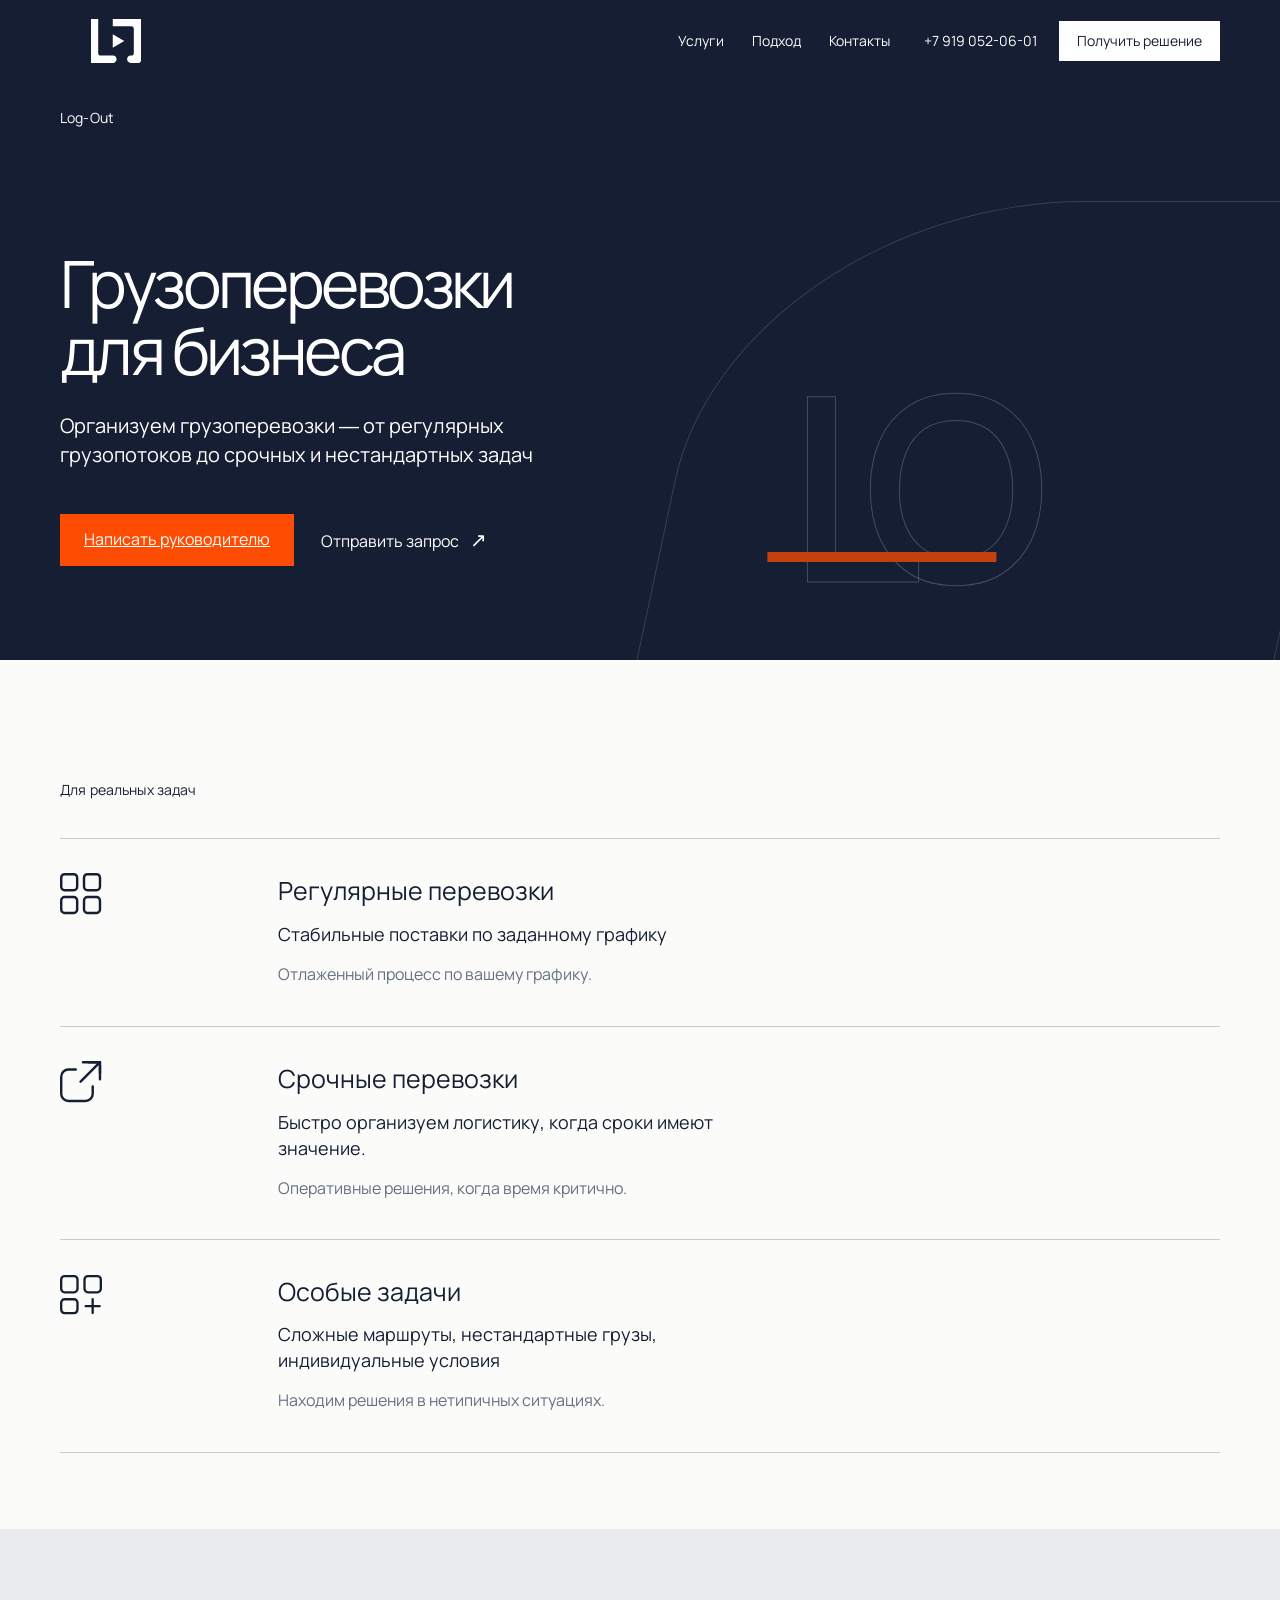
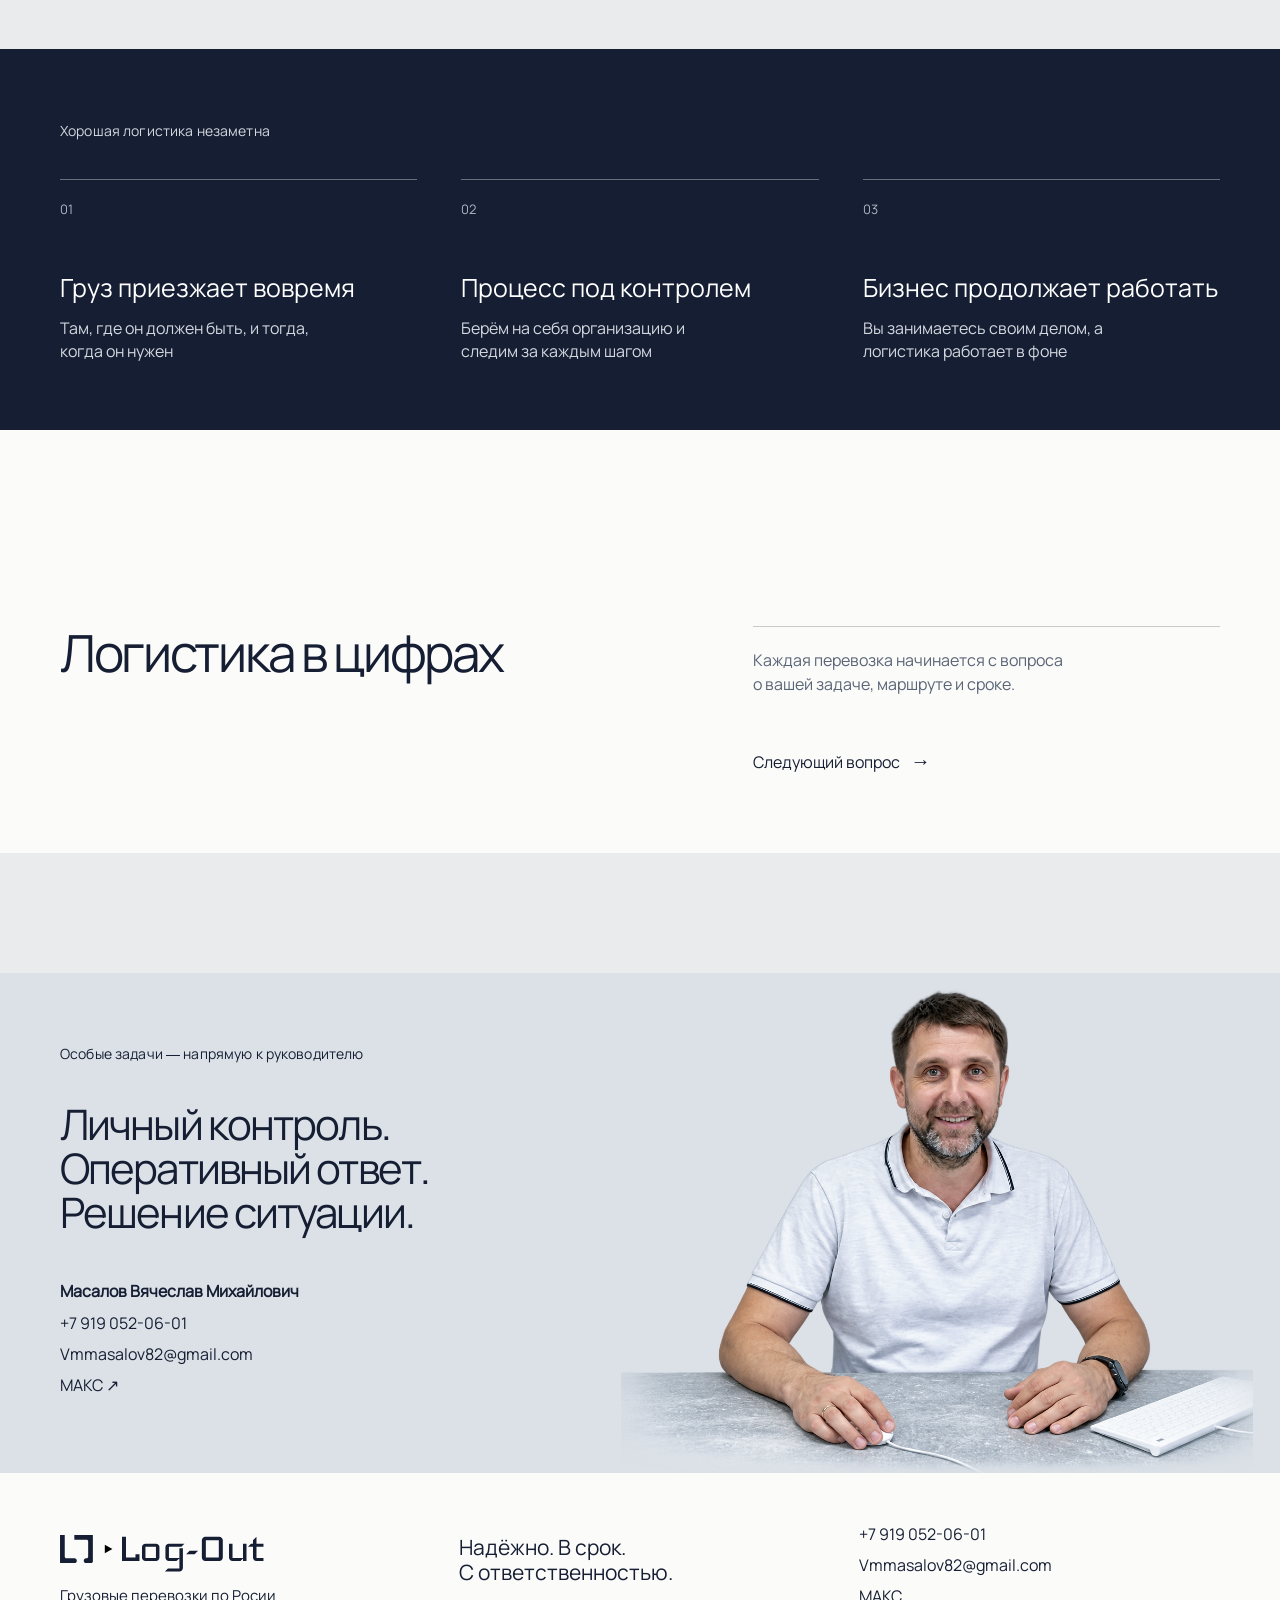
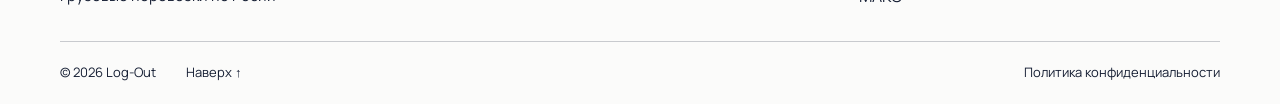
<file: index.html>
<!doctype html>
<html lang="ru">
  <head>
    <meta charset="utf-8">
    <meta name="viewport" content="width=device-width, initial-scale=1">
    <meta name="description" content="Log-Out — грузоперевозки для бизнеса.">
    <title>Log-Out — Грузоперевозки для бизнеса</title>
    <link rel="icon" href="materials/media/source/logo-light.svg" type="image/svg+xml">
    <link rel="stylesheet" href="styles.css">
  </head>
  <body>
    <a class="skip-link" href="#main">Перейти к содержанию</a>
    <header class="site-header" data-header>
      <a class="brand" href="#top" aria-label="Log-Out — на главную"><img src="materials/media/source/logo-light.svg" alt="Log-Out"></a>
      <nav class="nav" aria-label="Основная навигация">
        <a href="#services">Услуги</a>
        <a href="#process">Подход</a>
        <a href="#contact">Контакты</a>
      </nav>
      <div class="header-actions">
        <a class="phone" href="tel:+79190520601">+7 919 052-06-01</a>
        <button class="button button--header" type="button" data-dialog-open>Получить решение</button>
      </div>
    </header>

    <main id="main">
      <section class="hero" id="top" aria-labelledby="hero-title">
        <div class="wrap hero__grid">
          <p class="eyebrow">Log-Out</p>
          <div class="hero__content">
            <h1 id="hero-title">Грузоперевозки<br>для бизнеса</h1>
            <p>Организуем грузоперевозки — от регулярных грузопотоков до срочных и нестандартных задач</p>
            <div class="hero__actions">
              <a class="button button--orange" href="#contact">Написать руководителю</a>
              <button class="text-link text-link--light" type="button" data-dialog-open>Отправить запрос <span>↗</span></button>
            </div>
          </div>
          <div class="hero__mark" aria-hidden="true"><span>LO</span><i></i></div>
        </div>
      </section>

      <section class="spacer" aria-hidden="true"></section>

      <section class="services" id="services" aria-labelledby="services-title">
        <div class="wrap">
          <p class="section-label">Для реальных задач</p>
          <div class="service-list">
            <article class="service-card">
              <img src="materials/media/source/service-regular.svg" alt="" aria-hidden="true">
              <div><h2>Регулярные перевозки</h2><p class="lead">Стабильные поставки по заданному графику</p><p>Отлаженный процесс по вашему графику.</p></div>
            </article>
            <article class="service-card">
              <img src="materials/media/source/service-urgent.svg" alt="" aria-hidden="true">
              <div><h2>Срочные перевозки</h2><p class="lead">Быстро организуем логистику, когда сроки имеют значение.</p><p>Оперативные решения, когда время критично.</p></div>
            </article>
            <article class="service-card">
              <img src="materials/media/source/service-special.svg" alt="" aria-hidden="true">
              <div><h2>Особые задачи</h2><p class="lead">Сложные маршруты, нестандартные грузы, индивидуальные условия</p><p>Находим решения в нетипичных ситуациях.</p></div>
            </article>
          </div>
        </div>
      </section>

      <section class="spacer spacer--gray" aria-hidden="true"></section>

      <section class="process" id="process" aria-labelledby="process-title">
        <div class="wrap">
          <p class="section-label section-label--light" id="process-title">Хорошая логистика незаметна</p>
          <ol class="process-list">
            <li><span>01</span><h2>Груз приезжает вовремя</h2><p>Там, где он должен быть, и тогда, когда он нужен</p></li>
            <li><span>02</span><h2>Процесс под контролем</h2><p>Берём на себя организацию и следим за каждым шагом</p></li>
            <li><span>03</span><h2>Бизнес продолжает работать</h2><p>Вы занимаетесь своим делом, а логистика работает в фоне</p></li>
          </ol>
        </div>
      </section>

      <section class="spacer" aria-hidden="true"></section>

      <section class="stats" aria-labelledby="stats-title">
        <div class="wrap stats__inner">
          <h2 id="stats-title">Логистика в цифрах</h2>
          <div class="stats__panel">
            <p>Каждая перевозка начинается с вопроса о вашей задаче, маршруте и сроке.</p>
            <button class="text-link" type="button" data-dialog-open>Следующий вопрос <span>→</span></button>
          </div>
        </div>
      </section>

      <section class="spacer spacer--gray" aria-hidden="true"></section>

      <section class="contact" id="contact" aria-labelledby="contact-title">
        <div class="wrap contact__grid">
          <div class="contact__copy">
            <p class="section-label">Особые задачи — напрямую к руководителю</p>
            <h2 id="contact-title">Личный контроль.<br>Оперативный ответ.<br>Решение ситуации.</h2>
            <ul class="contacts">
              <li><strong>Масалов Вячеслав Михайлович</strong></li>
              <li><a href="tel:+79190520601">+7 919 052-06-01</a></li>
              <li><a href="mailto:vmmasalov82@gmail.com">Vmmasalov82@gmail.com</a></li>
              <li><a href="https://max.ru/u/f9LHodD0cOL4GGZQ29a9JlXY4HPH5fecF_f4qYqlmIhS70EG7t_OYuZ_7Jk" target="_blank" rel="noopener">МАКС ↗</a></li>
            </ul>
          </div>
          <img class="contact__portrait" src="materials/media/source/hero-truck.png" alt="Масалов Вячеслав Михайлович">
        </div>
      </section>
    </main>

    <footer class="footer">
      <div class="wrap footer__top">
        <div><img class="footer__logo" src="materials/media/source/logo-dark.svg" alt="Log-Out"><p>Грузовые перевозки по Росии</p></div>
        <p class="footer__promise">Надёжно. В срок.<br>С ответственностью.</p>
        <address><a href="tel:+79190520601">+7 919 052-06-01</a><a href="mailto:vmmasalov82@gmail.com">Vmmasalov82@gmail.com</a><a href="https://max.ru/u/f9LHodD0cOL4GGZQ29a9JlXY4HPH5fecF_f4qYqlmIhS70EG7t_OYuZ_7Jk" target="_blank" rel="noopener">МАКС</a></address>
      </div>
      <div class="wrap footer__bottom"><span>© 2026 Log-Out</span><a href="#top">Наверх ↑</a><a href="privacy.html">Политика конфиденциальности</a></div>
    </footer>

    <dialog class="request-dialog" data-dialog aria-labelledby="dialog-title">
      <button class="dialog-close" type="button" data-dialog-close aria-label="Закрыть">×</button>
      <p class="section-label">Log-Out</p><h2 id="dialog-title">Оставьте контакты — мы свяжемся с вами</h2>
      <form data-request-form>
        <label>Ваше имя<input name="name" autocomplete="name" required></label>
        <label>Телефон или почта<input name="contact" autocomplete="tel" required></label>
        <label>Коротко о задаче<textarea name="message" rows="3"></textarea></label>
        <button class="button button--orange" type="submit">Отправить</button>
        <p class="form-note" data-form-note>Форма в локальной версии не отправляет данные: после запуска сайта подключите свой обработчик заявок.</p>
      </form>
    </dialog>
    <script src="script.js"></script>
  </body>
</html>
</file>
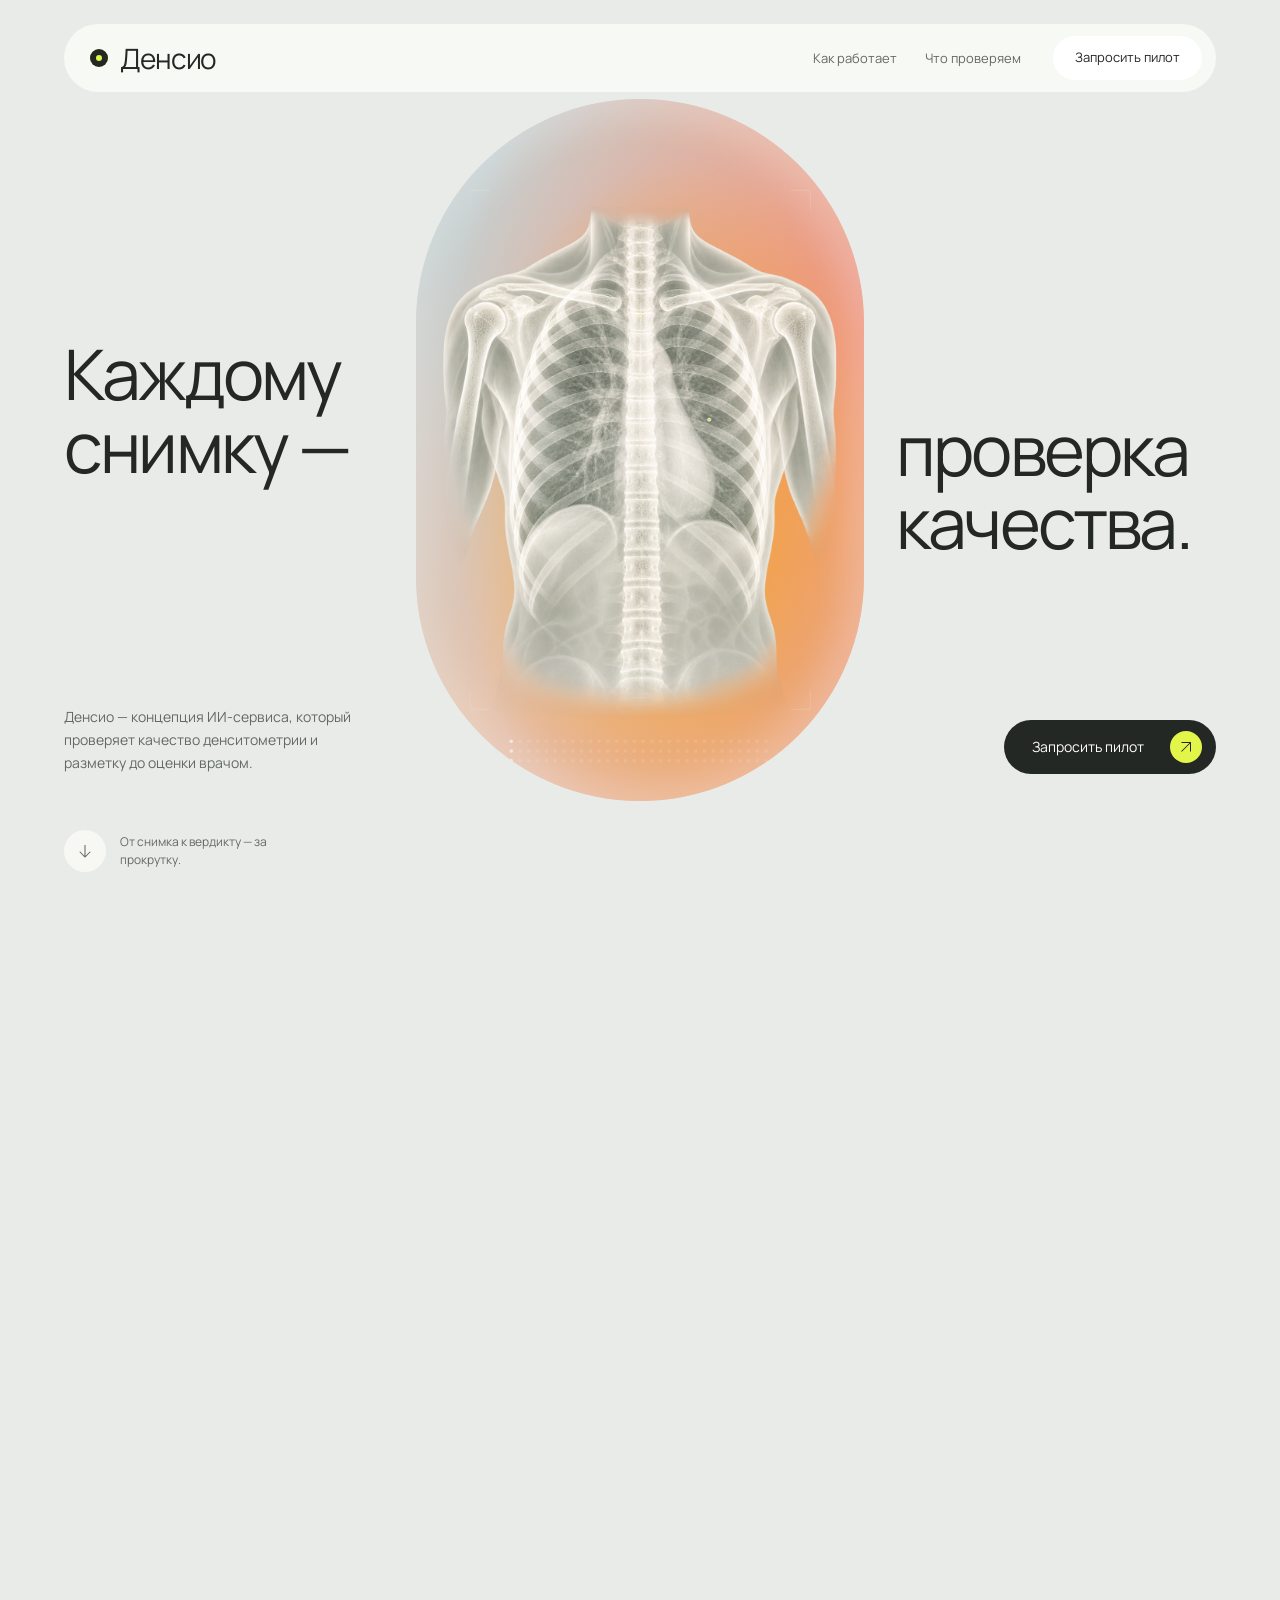
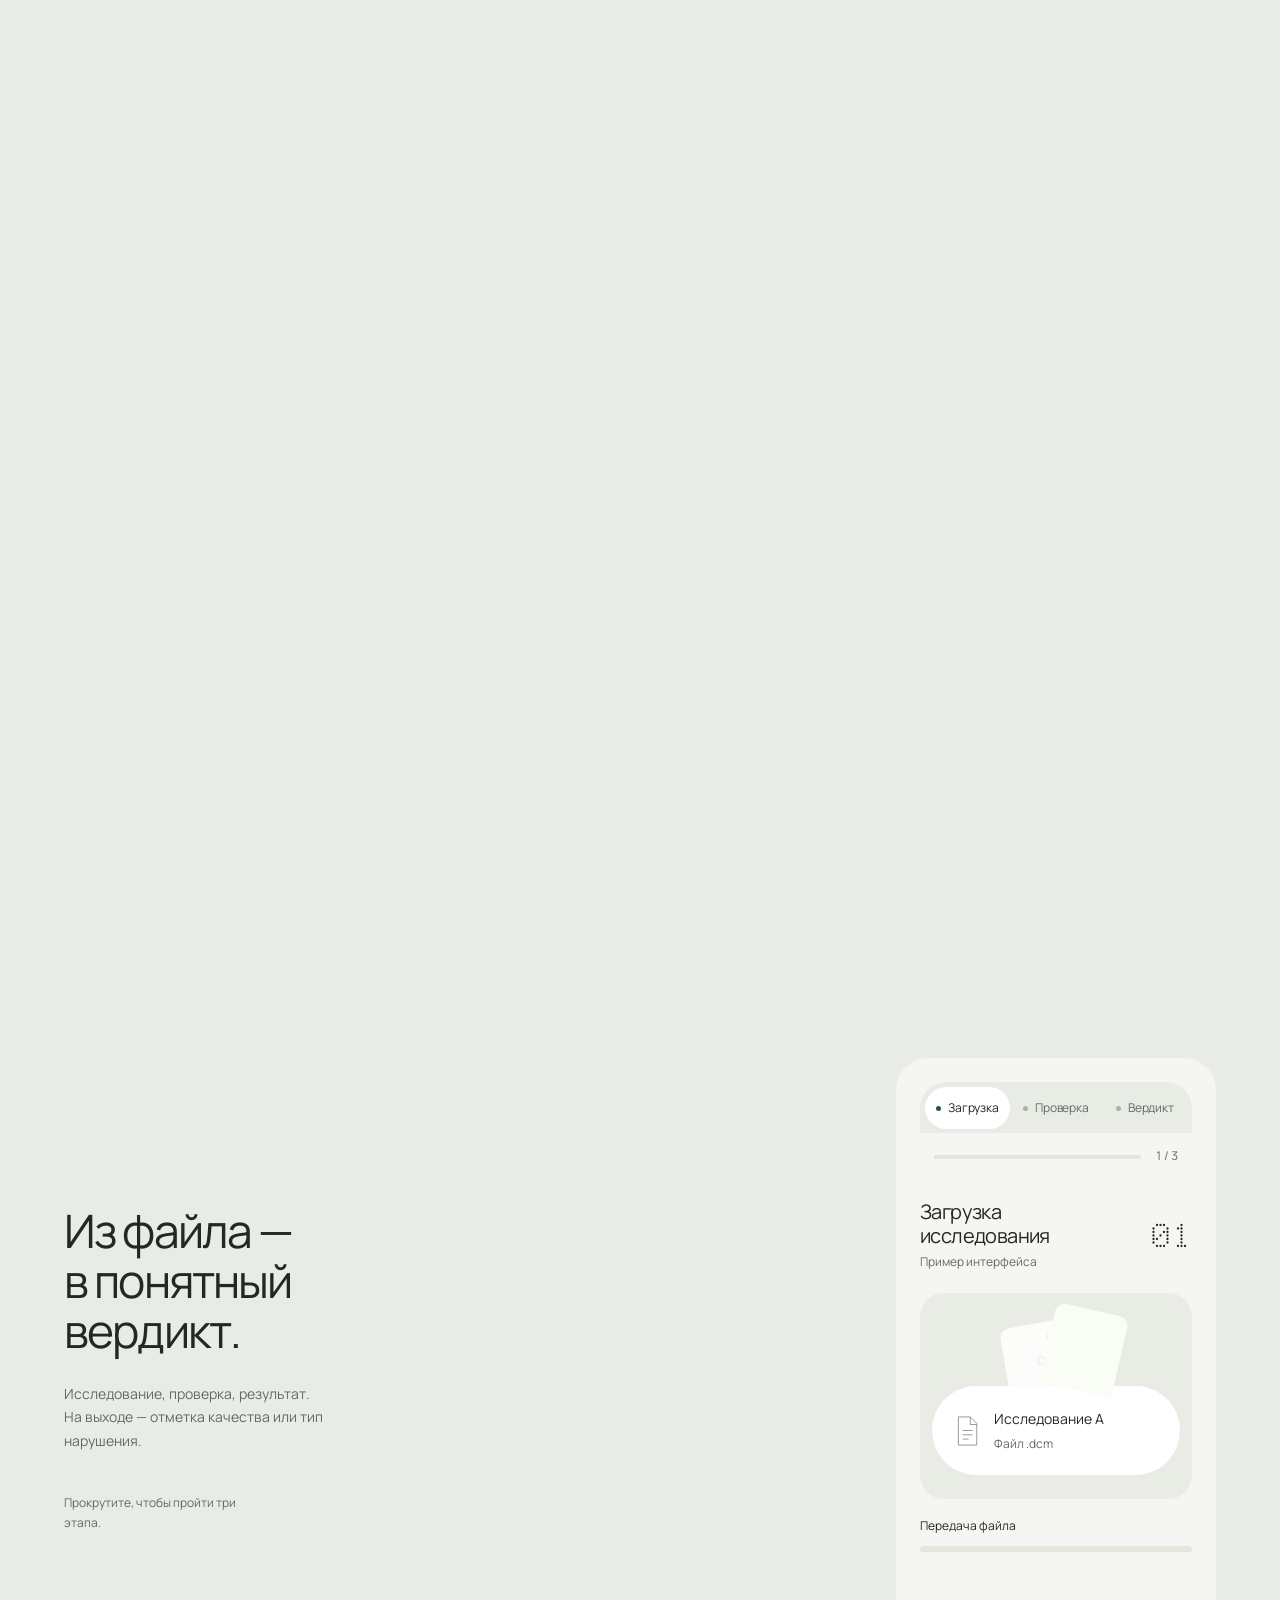
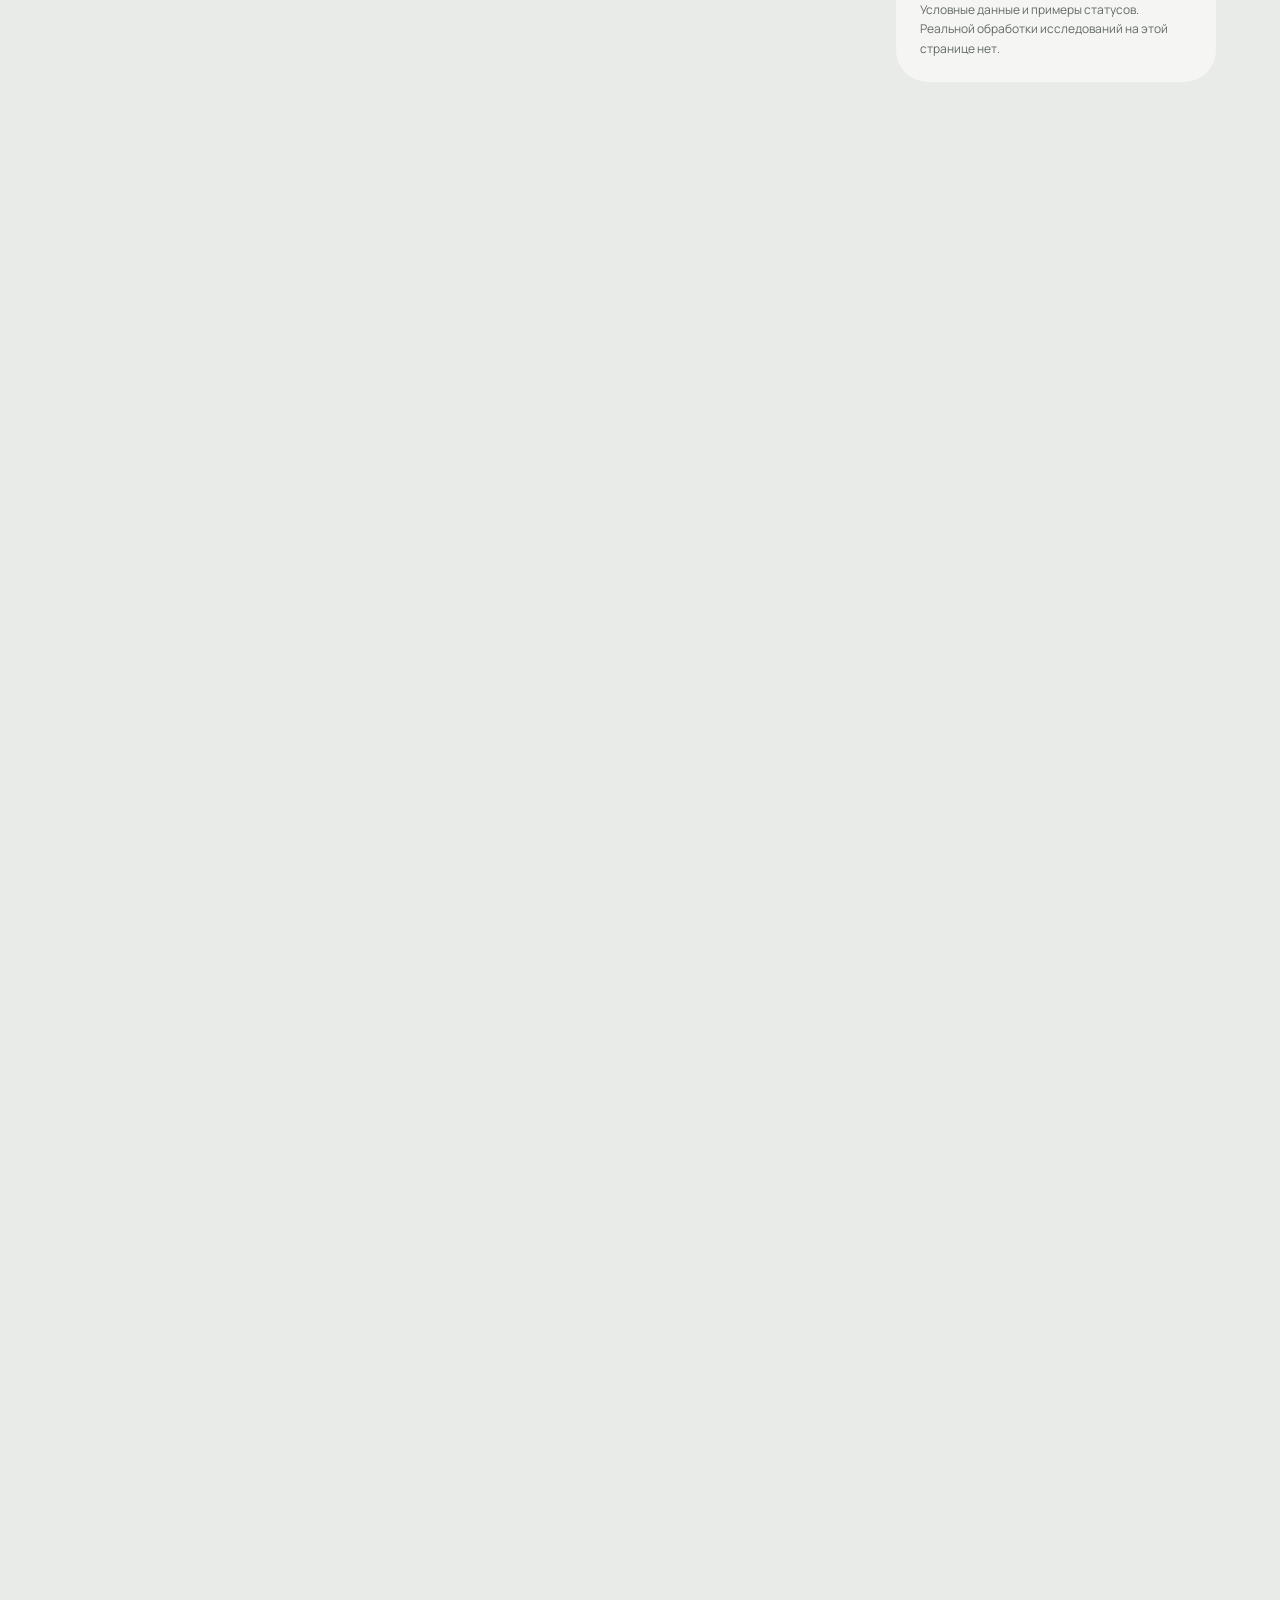
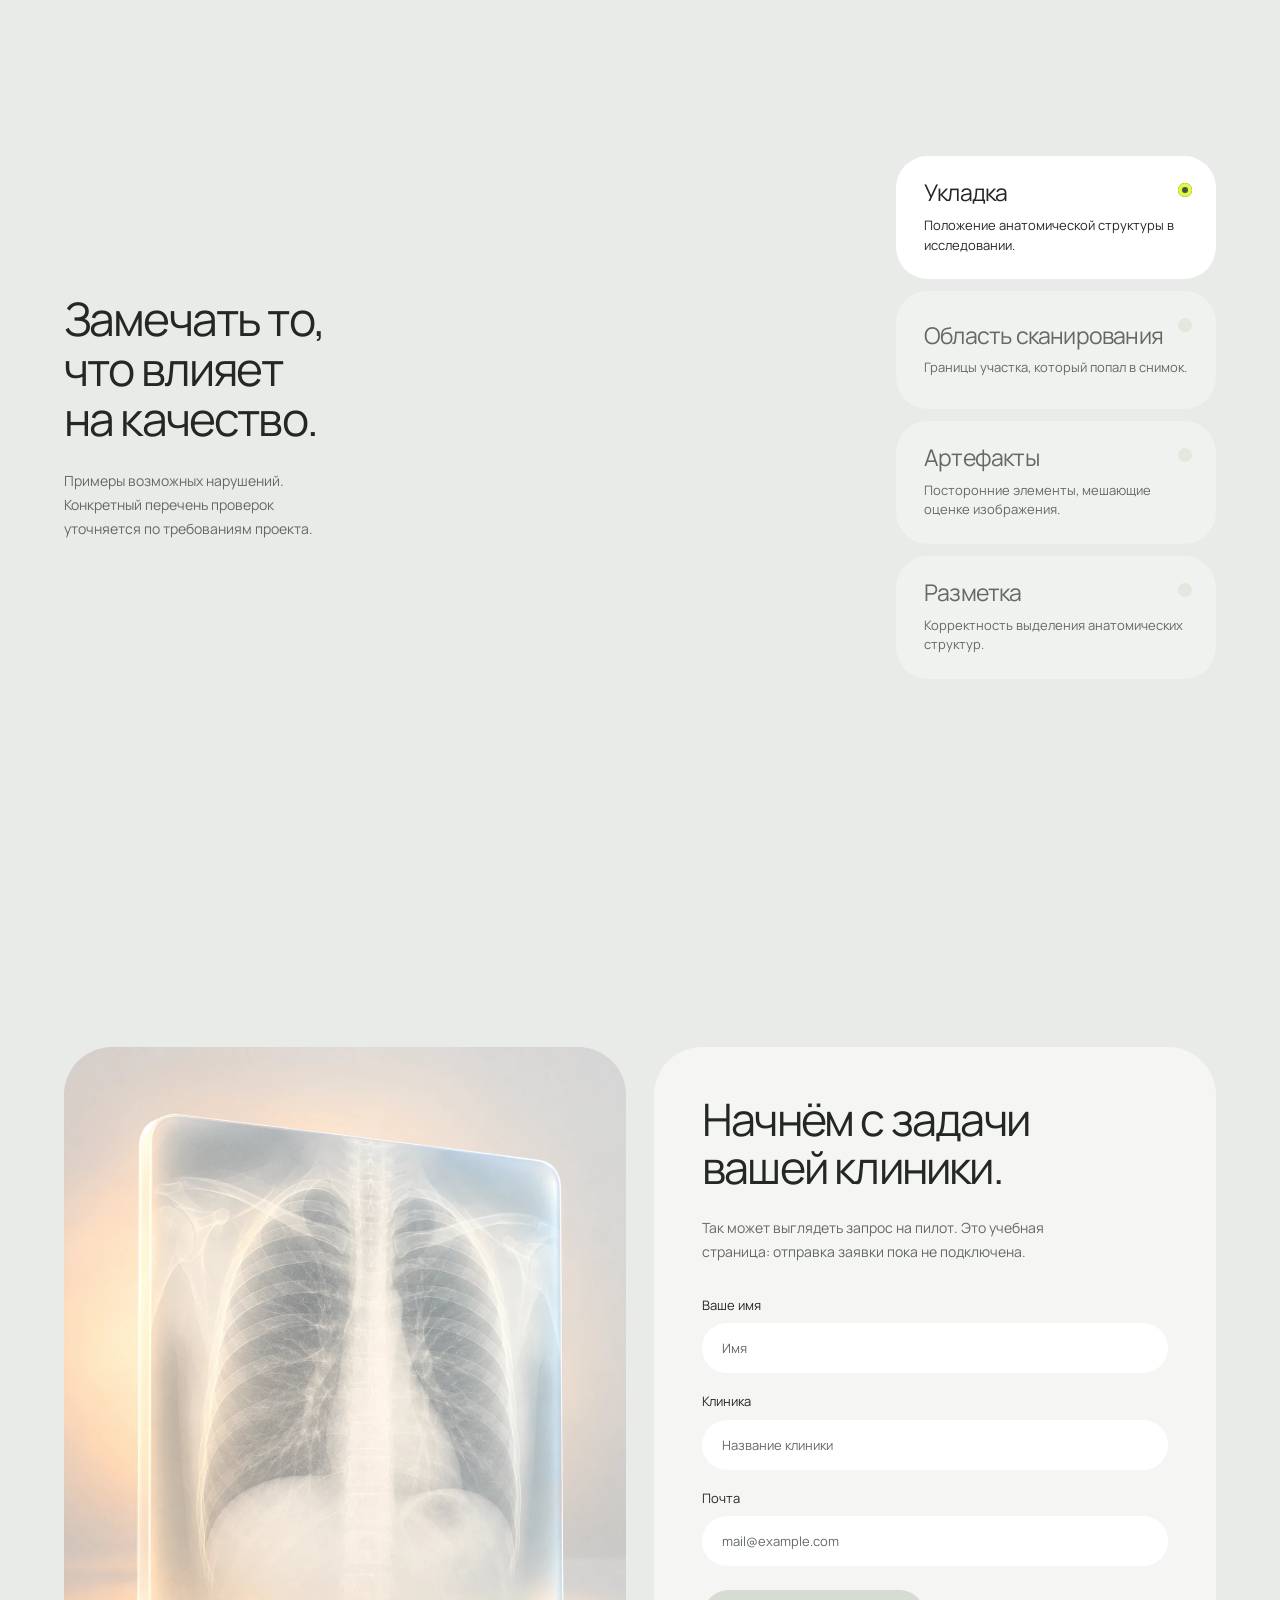
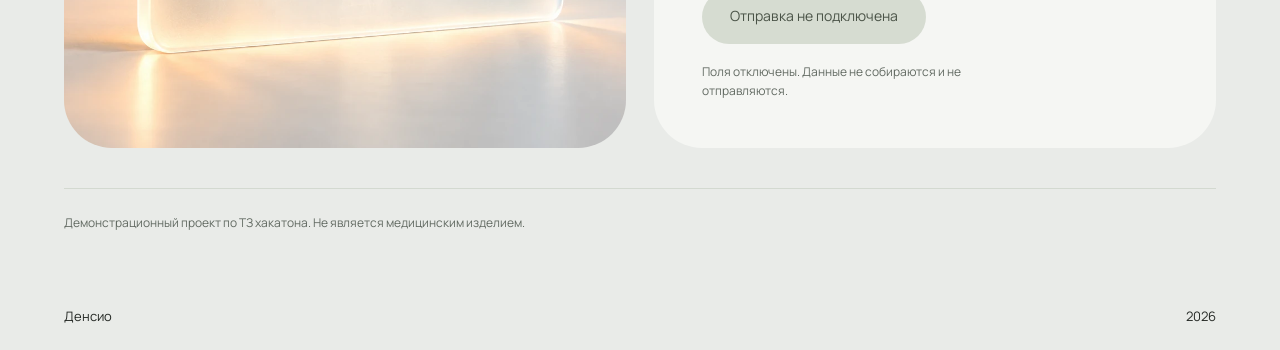
<file: examples/densio/index.html>
<!doctype html>
<html lang="ru" data-xray="05-thorax" data-bone-variant="05-thorax" data-surface="warm"><head><link rel="icon" type="image/svg+xml" href="favicon.svg"><meta charset="utf-8"><meta name="viewport" content="width=device-width,initial-scale=1"><meta name="robots" content="noindex,nofollow"><title>Денсио — контроль качества денситометрии</title><meta name="description" content="Учебный проект: концепция ИИ-сервиса контроля качества денситометрии. Демонстрация интерфейса и сгенерированных иллюстраций."><link rel="stylesheet" href="shared/tokens.css"><link rel="stylesheet" href="shared/base.css"><link rel="stylesheet" href="shared/scenes.css"><link rel="stylesheet" href="shared/journey.css"><link rel="stylesheet" href="shared/xray-preview.css"></head><body>
<div data-include="header" data-root="."></div><noscript><p class="noscript-note">Денсио · Учебный проект. <a href="#process">Как работает</a> · <a href="#pilot">Пилот</a></p></noscript>
<main><div class="anatomy-journey">
<div class="specimen-track"><div class="specimen-stage" data-chapter="hero" data-workflow-step="0" data-inspection="0" aria-hidden="true"><div class="specimen-frame"><div class="specimen-lane"><div class="specimen-aura"></div><div class="specimen-object">
<img class="specimen-positive" src="materials/media/xray-variants/05-thorax.png" width="1024" height="1536" alt="" fetchpriority="high">
<svg class="specimen-map" viewBox="0 0 1024 1536">
<defs><clipPath id="specimen-field"><rect x="245" y="45" width="500" height="1440" rx="120"/></clipPath><linearGradient id="scanner-metal" x1="0" y1="0" x2="0" y2="1"><stop stop-color="#fffff1"/><stop offset=".38" stop-color="#f2f3d9"/><stop offset=".55" stop-color="#c7d49f"/><stop offset="1" stop-color="#f2f6d6"/></linearGradient><linearGradient id="scanner-beam" x1="0" y1="0" x2="0" y2="1"><stop stop-color="#eff6b0" stop-opacity="0"/><stop offset="1" stop-color="#eff6b0" stop-opacity=".18"/></linearGradient></defs>
<g class="specimen-registration"><path d="M260 80h-45v45m0 1260v45h45m460-1350h45v45m0 1260v45h-45"/></g>
<g class="specimen-region"><path d="m413 184 182 97-73 144-175-113Z"/><circle cx="420" cy="200" r="5"/><circle cx="580" cy="296" r="5"/></g>
<g class="scanner-assembly">
<g class="scanner-rails"><path d="M215 65v1415M810 65v1415"/><path d="M205 65h20m-20 1415h20M800 65h20m-20 1415h20"/></g>
<g class="scanner-scale"><path d="M785 80h18"/><path d="M785 115h9"/><path d="M785 150h9"/><path d="M785 185h9"/><path d="M785 220h9"/><path d="M785 255h18"/><path d="M785 290h9"/><path d="M785 325h9"/><path d="M785 360h9"/><path d="M785 395h9"/><path d="M785 430h18"/><path d="M785 465h9"/><path d="M785 500h9"/><path d="M785 535h9"/><path d="M785 570h9"/><path d="M785 605h18"/><path d="M785 640h9"/><path d="M785 675h9"/><path d="M785 710h9"/><path d="M785 745h9"/><path d="M785 780h18"/><path d="M785 815h9"/><path d="M785 850h9"/><path d="M785 885h9"/><path d="M785 920h9"/><path d="M785 955h18"/><path d="M785 990h9"/><path d="M785 1025h9"/><path d="M785 1060h9"/><path d="M785 1095h9"/><path d="M785 1130h18"/><path d="M785 1165h9"/><path d="M785 1200h9"/><path d="M785 1235h9"/><path d="M785 1270h9"/><path d="M785 1305h18"/><path d="M785 1340h9"/><path d="M785 1375h9"/><path d="M785 1410h9"/><path d="M785 1445h9"/><path d="M785 1480h18"/></g>
<g class="scanner-head" transform="translate(0 300)"><path class="scanner-fan" d="M250-88H775L798-3H222Z" fill="url(#scanner-beam)" stroke="none"/><rect class="scanner-carriage" x="204" y="-6" width="618" height="14" rx="5" fill="url(#scanner-metal)"/><path class="scanner-light" d="M230 9H795"/><rect x="202" y="-15" width="25" height="31" rx="4" fill="url(#scanner-metal)"/><rect x="798" y="-15" width="25" height="31" rx="4" fill="url(#scanner-metal)"/><path d="M211-6v11M814-6v11"/></g>
</g>
<g class="specimen-point"><circle class="specimen-pulse" cx="420" cy="200" r="9"/><circle cx="420" cy="200" r="4"/></g><g class="specimen-point" style="--delay:1.4s"><circle class="specimen-pulse" cx="550" cy="680" r="9"/><circle cx="550" cy="680" r="4"/></g>
<g class="annotation-layer annotation-structure"><path pathLength="1" d="M420 200 645 155H855M580 680 730 715h140"/><circle cx="420" cy="200" r="13"/></g>
<g class="annotation-layer annotation-scan"><path pathLength="1" d="m413 184 182 97-73 144-175-113ZM535 430v870M495 850h80"/><path pathLength="1" d="M260 70h-30v1400h30M750 70h30v1400h-30"/></g>
<g class="annotation-layer annotation-result"><path pathLength="1" d="M420 200 660 170h130M670 170l10 10 20-25"/><circle cx="420" cy="200" r="13"/></g>
<g class="inspection-layer inspection-position"><path d="M535 170v1280M450 1510h170" stroke-dasharray="5 10"/><path d="M515 740h40m-20-20v40"/></g>
<g class="inspection-layer inspection-boundary"><path d="M235 65h520v1430H235Z" stroke-dasharray="8 12"/><path d="M235 65h70m-70 0v70m520-70h-70m70 0v70m0 1360v-70m0 70h-70m-450 0h70m-70 0v-70"/></g>
<g class="inspection-layer inspection-artifact"><circle cx="570" cy="800" r="42"/><path d="m555 785 30 30m0-30-30 30M610 800h125"/></g>
<g class="inspection-layer inspection-markup"><path d="m413 184 182 97-73 144-175-113Z"/><path d="m386 226 168 94M449 204l-64 130M515 239l-65 133"/></g>
<g class="focus-network">
<g class="focus-route"><path pathLength="1"/><circle class="focus-origin" r="9"/><circle class="focus-node" r="18"/><circle class="focus-center" r="3"/></g>
<g class="focus-route"><path pathLength="1"/><circle class="focus-origin" r="9"/><circle class="focus-node" r="18"/><circle class="focus-center" r="3"/></g>
<g class="focus-route"><path pathLength="1"/><circle class="focus-origin" r="9"/><circle class="focus-node" r="18"/><circle class="focus-center" r="3"/></g>
</g>
</svg></div></div><svg class="specimen-connections" aria-hidden="true"><path pathLength="1"/><circle class="connection-tip" r="3"/></svg><span class="specimen-callout">Область исследования</span></div></div></div>
<section class="hero" aria-labelledby="hero-title">
<div class="hero-copy wrap"><h1 id="hero-title"><span class="hero-thought hero-thought-first">Каждому <br> снимку —</span><span class="hero-thought hero-thought-second"><em>проверка</em> <br> качества.</span></h1><p class="muted">Денсио — концепция ИИ-сервиса, который проверяет качество денситометрии и разметку до оценки врачом.</p><a class="button" href="#pilot">Запросить пилот <svg viewBox="0 0 24 24" aria-hidden="true"><path d="M6 18 18 6M6 6h12v12"/></svg></a></div>
<div class="hero-bottom"><a class="round-arrow" href="#problem" aria-label="Перейти к объяснению"><svg viewBox="0 0 24 24" aria-hidden="true"><path d="M12 4v16m-7-7 7 7 7-7"/></svg></a><span>От снимка к вердикту — за прокрутку.</span></div>
</section>
<section class="problem" id="problem" aria-labelledby="problem-title"><div class="problem-scene wrap">

<div class="problem-copy"><h2 id="problem-title">За вердиктом<br> стоят <em>детали.</em></h2><div class="problem-list"><div class="problem-line active"><span class="dot"></span><p>Как выполнена укладка.</p></div><div class="problem-line"><span class="dot"></span><p>Что попало в область сканирования.</p></div><div class="problem-line"><span class="dot"></span><p>Где проходит разметка.</p></div></div><p class="caption">Это примеры того, что важно проверить в исследовании. Контроль качества съёмки не заменяет оценку врача.</p></div>
</div></section>
<section class="process wrap" id="process" aria-labelledby="process-title"><div class="process-scene"><div class="process-top"><div><h2 id="process-title">Из файла —<br> в понятный<br> <em>вердикт.</em></h2></div><p>Исследование, проверка, результат. На выходе — отметка качества или тип нарушения.</p><p class="process-hint">Прокрутите, чтобы пройти три этапа.</p></div>
<div class="process-panel" data-workflow>
<div class="process-nav" aria-label="Этапы проверки">
<button class="process-step active" id="process-step-0" data-stage="0" aria-controls="process-upload" aria-pressed="true" disabled><span class="step-dot" aria-hidden="true"></span><strong>Загрузка</strong><span class="step-description">Исследование в формате DICOM.</span></button>
<button class="process-step" id="process-step-1" data-stage="1" aria-controls="process-check" aria-pressed="false" disabled><span class="step-dot" aria-hidden="true"></span><strong>Проверка</strong><span class="step-description">Качество выполнения и разметка анатомических структур.</span></button>
<button class="process-step" id="process-step-2" data-stage="2" aria-controls="process-verdict" aria-pressed="false" disabled><span class="step-dot" aria-hidden="true"></span><strong>Вердикт</strong><span class="step-description">Качественное исследование или указание на нарушение.</span></button>
<div class="process-playback"><div class="process-track" aria-hidden="true"><div class="process-progress"></div></div><span class="process-position">1 / 3</span></div>
</div>
<div class="workflow-body">
<div class="workflow-scenes">
<section class="workflow-scene upload-scene" id="process-upload" data-scene="0" aria-labelledby="process-step-0"><div class="result-head"><h3>Загрузка исследования</h3><span>Пример интерфейса</span></div>
<div class="upload-visual" aria-hidden="true"><div class="upload-target"><svg viewBox="0 0 48 48"><path d="M24 32V12m-8 8 8-8 8 8M10 30v8h28v-8"/></svg><span>DICOM</span></div><div class="upload-file"><svg viewBox="0 0 48 56"><path d="M8 2h22l12 12v40H8Z"/><path d="M30 2v14h12M16 27h18M16 35h18M16 43h11"/></svg><span>Исследование А<small>Файл .dcm</small></span><span class="file-arrived"><svg viewBox="0 0 24 24"><path d="m5 12 4 4L19 6"/></svg></span></div></div>
<div class="upload-progress" aria-hidden="true"><span>Передача файла</span><span class="upload-complete">Готово</span><div><i></i></div></div><p class="scene-description">Файл поступает на проверку.</p></section>
<section class="workflow-scene check-scene" id="process-check" data-scene="1" aria-labelledby="process-step-1"><div class="result-head"><h3>Проверка снимка</h3><span>Пример интерфейса</span></div>
<div class="check-readout"><p>Внимание<br> к каждой детали.</p><span class="readout-signal" aria-hidden="true"></span></div>
<div class="analysis-checks" aria-hidden="true"><span style="--order:0"><svg viewBox="0 0 24 24"><path d="m5 12 4 4L19 6"/></svg>Укладка<small>Положение структуры</small></span><span style="--order:1"><svg viewBox="0 0 24 24"><path d="m5 12 4 4L19 6"/></svg>Область<small>Границы сканирования</small></span><span style="--order:2"><svg viewBox="0 0 24 24"><path d="m5 12 4 4L19 6"/></svg>Разметка<small>Выделение структур</small></span></div><p class="scene-description">Сопоставляем укладку, границы и разметку.</p></section>
<section class="workflow-scene verdict-scene" id="process-verdict" data-scene="2" aria-labelledby="process-step-2"><div class="result-head"><h3>Результат проверки</h3><span>Пример интерфейса</span></div>
<div class="verdict-summary"><svg viewBox="0 0 48 48" aria-hidden="true"><circle cx="24" cy="24" r="21"/><path d="m14 24 7 7 14-15"/></svg><div>Проверка завершена<small>Качество и замечания — в одном списке.</small></div></div>
<div class="study" style="--order:0"><div>Исследование А<small>Проксимальный отдел бедра</small></div><span class="status"><svg viewBox="0 0 24 24" aria-hidden="true"><path d="m5 12 4 4L19 6"/></svg>Качественное</span></div>
<div class="study" style="--order:1"><div>Исследование Б<small>Поясничный отдел</small></div><span class="status warn"><svg viewBox="0 0 24 24" aria-hidden="true"><path d="M12 5v9m0 3v2"/></svg>Проверить разметку</span></div>
<div class="study" style="--order:2"><div>Исследование В<small>Проксимальный отдел бедра</small></div><span class="status warn"><svg viewBox="0 0 24 24" aria-hidden="true"><path d="M12 5v9m0 3v2"/></svg>Проверить укладку</span></div></section>
</div><p class="result-note">Условные данные и примеры статусов. Реальной обработки исследований на этой странице нет.</p>
</div></div></div></section>
<section class="checks" id="checks" aria-labelledby="checks-title"><div class="wrap"><div class="checks-head"><div><h2 id="checks-title">Замечать то,<br> что влияет<br> на <em>качество.</em></h2></div><p>Примеры возможных нарушений. Конкретный перечень проверок уточняется по требованиям проекта.</p></div><div class="checks-grid" aria-label="Выберите пример проверки">
<button class="check" type="button" data-inspection="0" aria-pressed="true"><span class="check-title">Укладка</span><span class="check-description">Положение анатомической структуры в исследовании.</span></button>
<button class="check" type="button" data-inspection="1" aria-pressed="false"><span class="check-title">Область сканирования</span><span class="check-description">Границы участка, который попал в снимок.</span></button>
<button class="check" type="button" data-inspection="2" aria-pressed="false"><span class="check-title">Артефакты</span><span class="check-description">Посторонние элементы, мешающие оценке изображения.</span></button>
<button class="check" type="button" data-inspection="3" aria-pressed="false"><span class="check-title">Разметка</span><span class="check-description">Корректность выделения анатомических структур.</span></button>
</div></div></section>
</div><section class="pilot wrap" id="pilot" aria-labelledby="pilot-title"><div class="pilot-grid"><figure class="pilot-photo"><img src="materials/media/pilot-light-panel.webp" width="1254" height="1254" alt="Сгенерированная иллюстрация: световой планшет с рентгеновским изображением грудной клетки" loading="lazy"></figure><div><h2 id="pilot-title">Начнём с задачи<br> <em>вашей клиники.</em></h2><p>Так может выглядеть запрос на пилот. Это учебная страница: отправка заявки пока не подключена.</p><form aria-label="Пример формы запроса на пилот"><label>Ваше имя<input type="text" name="name" autocomplete="off" placeholder="Имя" disabled></label><label>Клиника<input type="text" name="clinic" autocomplete="off" placeholder="Название клиники" disabled></label><label>Почта<input type="email" name="email" autocomplete="off" placeholder="mail@example.com" disabled></label><button class="button" type="button" disabled>Отправка не подключена</button><p class="form-note">Поля отключены. Данные не собираются и не отправляются.</p></form></div></div><p class="disclaimer">Демонстрационный проект по ТЗ хакатона. Не является медицинским изделием.</p></section>
</main><div data-include="footer" data-root="."></div>
<script src="shared/site.js"></script><script src="shared/header.js"></script><script src="shared/footer.js"></script><script src="shared/visuals.js"></script><script src="shared/motion.js"></script><script src="shared/journey.js"></script>
<script src="shared/xray-preview.js"></script>
</body></html>
</file>
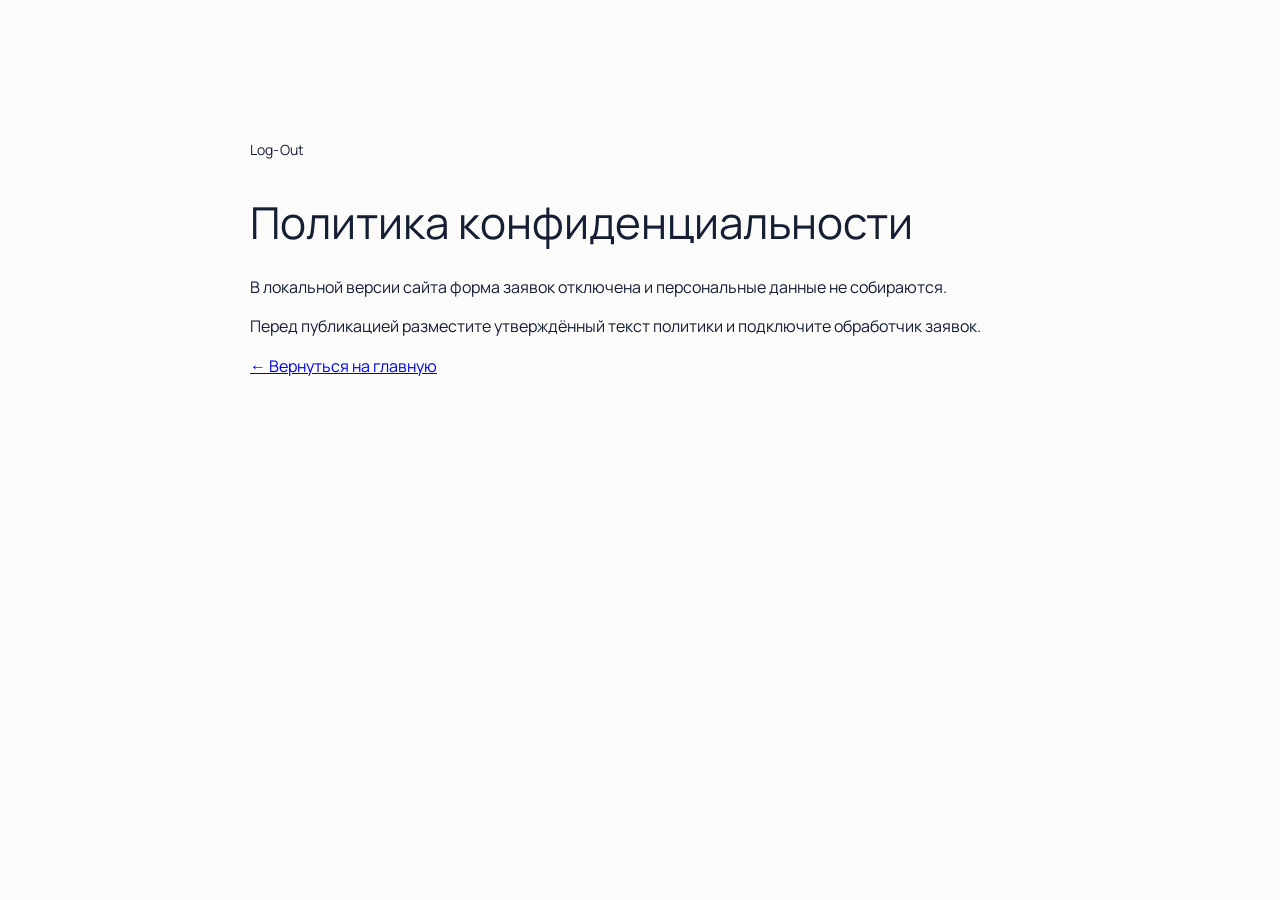
<file: privacy.html>
<!doctype html><html lang="ru"><head><meta charset="utf-8"><meta name="viewport" content="width=device-width, initial-scale=1"><title>Политика конфиденциальности — Log-Out</title><link rel="stylesheet" href="styles.css"></head><body><main class="wrap" style="padding:140px 0 80px;max-width:780px"><p class="section-label">Log-Out</p><h1 style="font-size:44px;line-height:1.1;font-weight:500">Политика конфиденциальности</h1><p>В локальной версии сайта форма заявок отключена и персональные данные не собираются.</p><p>Перед публикацией разместите утверждённый текст политики и подключите обработчик заявок.</p><p><a href="index.html">← Вернуться на главную</a></p></main></body></html>
</file>
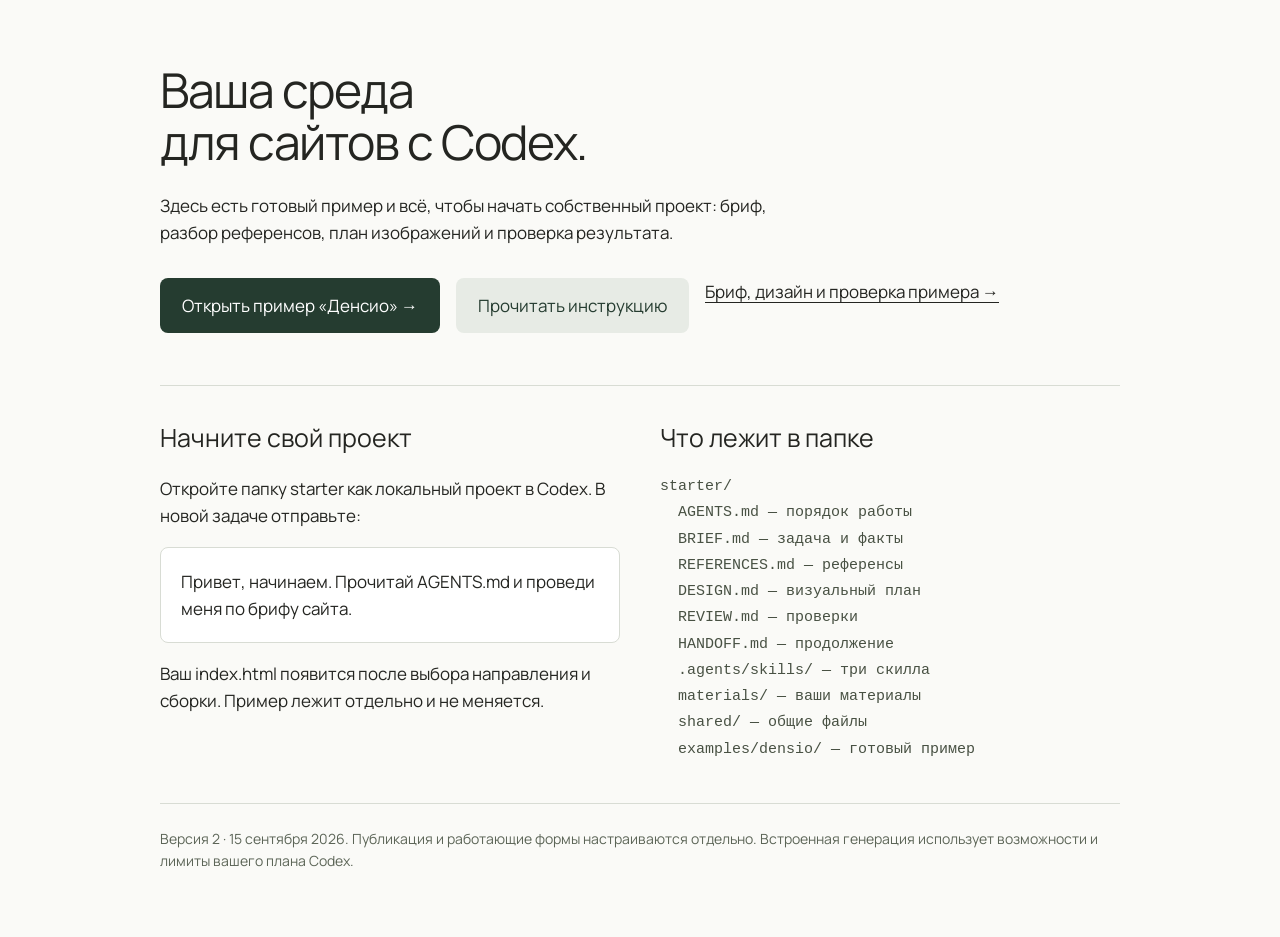
<file: START.html>
<!doctype html><html lang="ru"><meta charset="utf-8"><meta name="viewport" content="width=device-width,initial-scale=1"><title>Среда для сайтов с Codex — старт</title><link rel="stylesheet" href="examples/densio/shared/tokens.css"><style>*{box-sizing:border-box}body{margin:0;background:#fafaf7;color:#242521;font:17px/1.6 Manrope,Arial,sans-serif}main{max-width:1040px;padding:64px 40px;margin:auto}h1{font-size:48px;font-weight:400;line-height:1.08;letter-spacing:-.03em;max-width:18ch;margin:0 0 24px}h2{font-size:25px;font-weight:400;margin:0 0 16px}p{max-width:64ch}a{color:inherit;text-underline-offset:4px}.links{display:flex;gap:16px;flex-wrap:wrap;margin:32px 0 52px}.button{padding:14px 22px;background:#253c30;color:white;border-radius:8px;text-decoration:none}.button+ .button{background:#e7ebe5;color:#253c30}.steps{display:grid;grid-template-columns:1fr 1fr;gap:40px;border-top:1px solid #d8dcd4;padding-top:32px}.prompt{border:1px solid #d8dcd4;padding:20px;border-radius:8px;background:white}.tree{white-space:pre-wrap;font:15px/1.75 ui-monospace,monospace;color:#485143}footer{border-top:1px solid #d8dcd4;margin-top:40px;padding-top:24px;color:#5c6557;font-size:14px}a:focus-visible{outline:3px solid #557c65;outline-offset:4px}@media(max-width:640px){main{padding:36px 24px}h1{font-size:37px}.steps{grid-template-columns:1fr}}</style><main><h1>Ваша среда<br>для сайтов с Codex.</h1><p>Здесь есть готовый пример и всё, чтобы начать собственный проект: бриф, разбор референсов, план изображений и проверка результата.</p><div class="links"><a class="button" href="examples/densio/index.html">Открыть пример «Денсио» →</a><a class="button" href="README.md">Прочитать инструкцию</a><a href="examples/densio/WORKBOOK.html">Бриф, дизайн и проверка примера →</a></div><div class="steps"><section><h2>Начните свой проект</h2><p>Откройте папку starter как локальный проект в Codex. В новой задаче отправьте:</p><p class="prompt">Привет, начинаем. Прочитай AGENTS.md и проведи меня по брифу сайта.</p><p>Ваш index.html появится после выбора направления и сборки. Пример лежит отдельно и не меняется.</p></section><section><h2>Что лежит в папке</h2><div class="tree">starter/<br>  AGENTS.md — порядок работы<br>  BRIEF.md — задача и факты<br>  REFERENCES.md — референсы<br>  DESIGN.md — визуальный план<br>  REVIEW.md — проверки<br>  HANDOFF.md — продолжение<br>  .agents/skills/ — три скилла<br>  materials/ — ваши материалы<br>  shared/ — общие файлы<br>  examples/densio/ — готовый пример</div></section></div><footer>Версия 2 · 15 сентября 2026. Публикация и работающие формы настраиваются отдельно. Встроенная генерация использует возможности и лимиты вашего плана Codex.</footer></main></html>
</file>
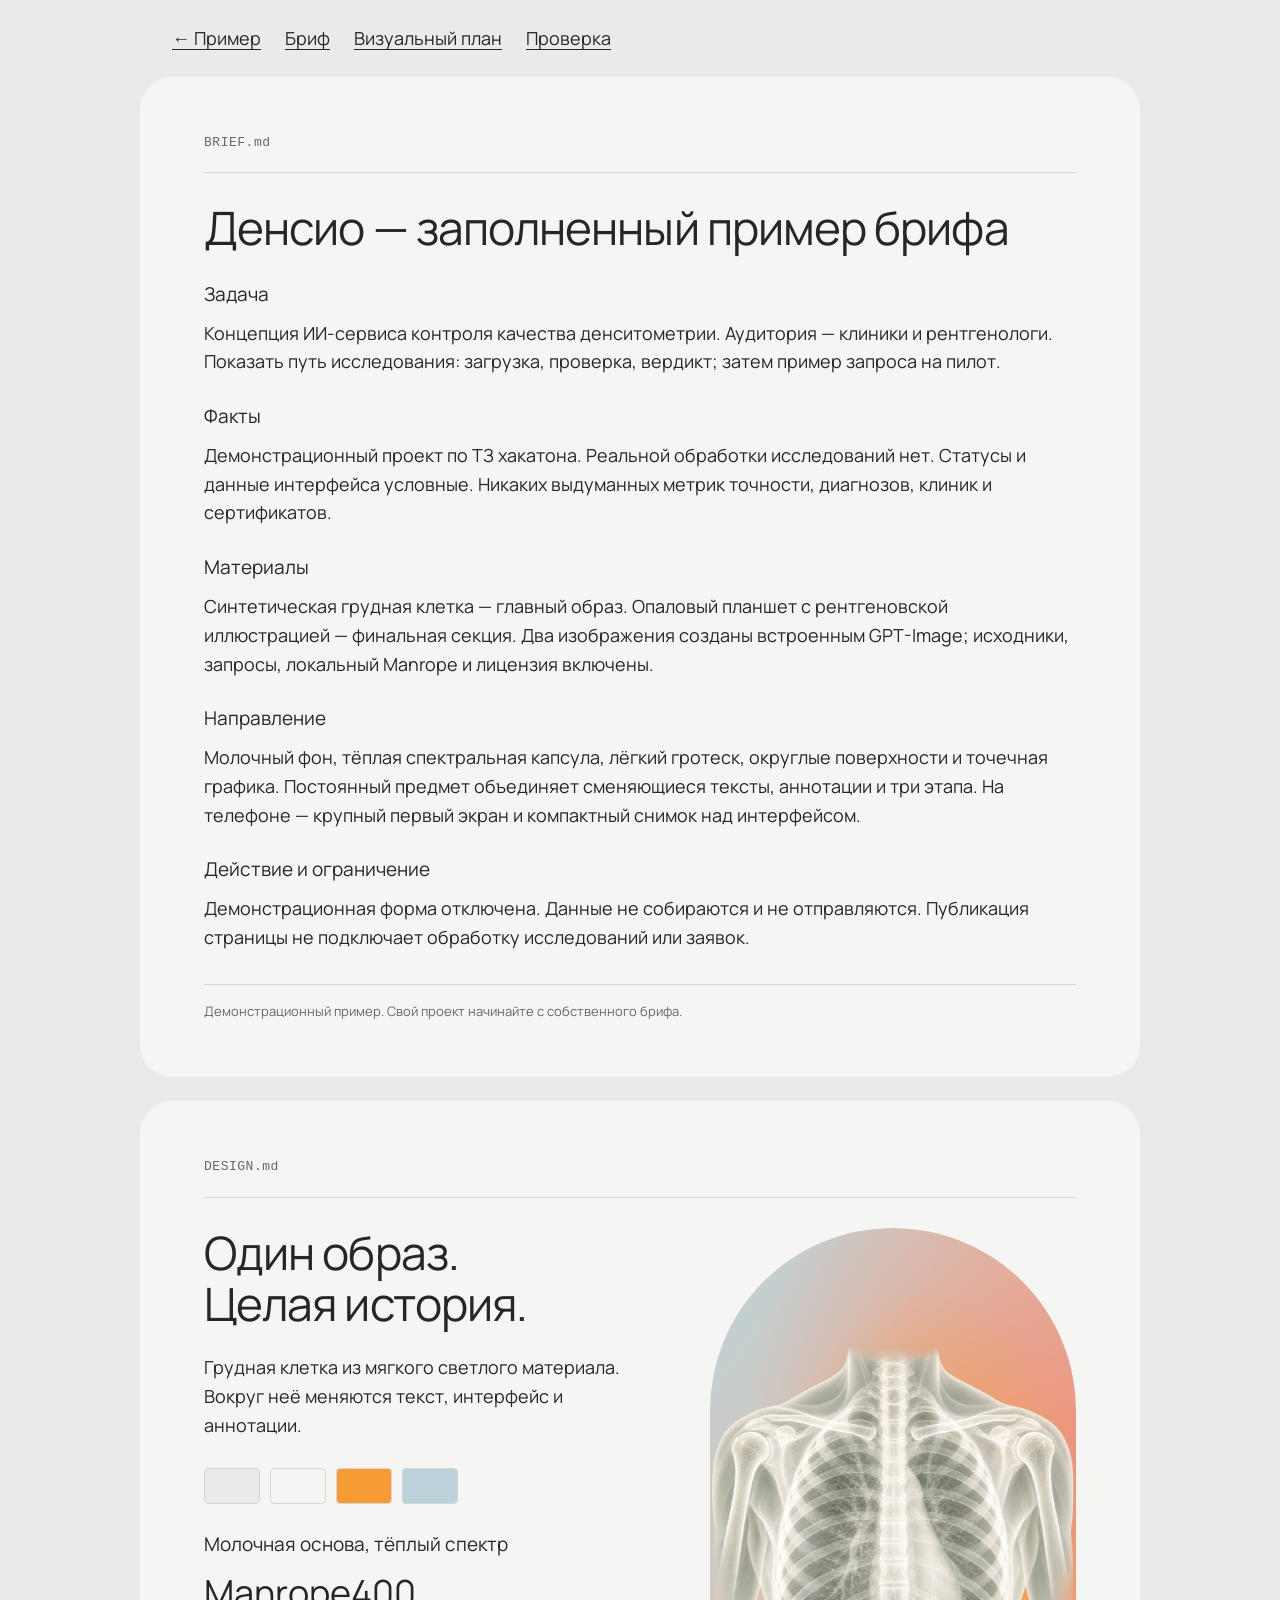
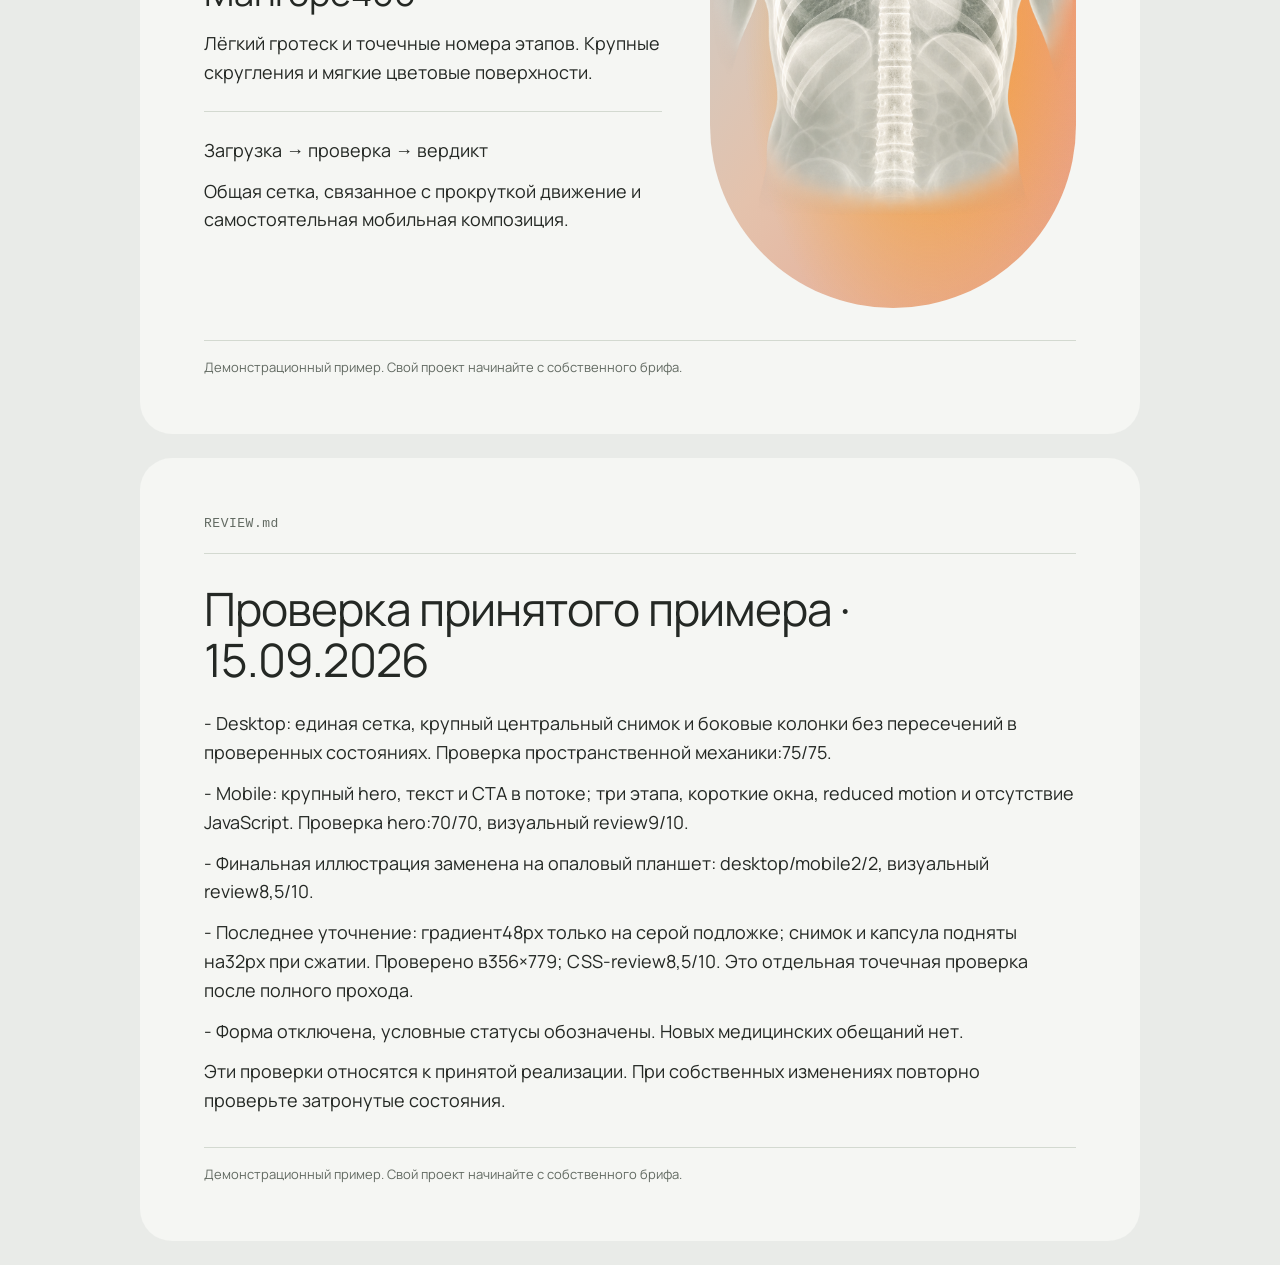
<file: examples/densio/WORKBOOK.html>
<!doctype html><html lang="ru"><head><meta charset="utf-8"><meta name="viewport" content="width=device-width,initial-scale=1"><title>Денсио — документы примера</title><link rel="stylesheet" href="shared/tokens.css"><style>*{box-sizing:border-box}body{margin:0;background:#e9ebe8;color:#242824;font:18px/1.6 Manrope,Arial,sans-serif}nav{max-width:1000px;margin:24px auto;display:flex;gap:24px;flex-wrap:wrap;padding:0 32px}a{color:inherit;text-underline-offset:4px}article{max-width:1000px;margin:24px auto;background:#f5f6f3;padding:56px 64px;border-radius:32px}header{font:13px/1.5 ui-monospace,monospace;letter-spacing:.04em;color:#626a62;border-bottom:1px solid #d3d9d0;padding-bottom:20px;margin-bottom:30px}h1{font:400 46px/1.1 Manrope,Georgia,serif;letter-spacing:-.02em;margin:0 0 24px}h2{font-size:19px;line-height:1.3;font-weight:500;margin:28px 0 10px}p{margin:12px 0}p.item{padding-left:22px;position:relative}p.item:before{content:'—';position:absolute;left:0}hr{border:0;border-top:1px solid #d3d9d0;margin:24px 0}.visual-grid{display:grid;grid-template-columns:1fr .8fr;gap:48px}.specimen{height:680px;display:flex;align-items:center;justify-content:center}.specimen img{width:100%;height:100%;object-fit:contain}.swatches{display:flex;gap:10px;margin:28px 0}.swatches i{width:56px;height:36px;border:1px solid #d3d9d0;border-radius:4px}.serif{font:36px Manrope,Georgia,serif}footer{color:#626a62;border-top:1px solid #d3d9d0;margin-top:32px;padding-top:16px;font-size:13px}@media(max-width:640px){body{font-size:16px}article{padding:32px 24px;border-radius:0}h1{font-size:38px}.visual-grid{grid-template-columns:1fr}.specimen{height:420px}}</style></head><body><nav><a href="index.html">← Пример</a><a href="#brief">Бриф</a><a href="#visual">Визуальный план</a><a href="#review">Проверка</a></nav><article id="brief"><header>BRIEF.md</header><h1>Денсио — заполненный пример брифа</h1><h2>Задача</h2><p>Концепция ИИ-сервиса контроля качества денситометрии. Аудитория — клиники и рентгенологи. Показать путь исследования: загрузка, проверка, вердикт; затем пример запроса на пилот.</p><h2>Факты</h2><p>Демонстрационный проект по ТЗ хакатона. Реальной обработки исследований нет. Статусы и данные интерфейса условные. Никаких выдуманных метрик точности, диагнозов, клиник и сертификатов.</p><h2>Материалы</h2><p>Синтетическая грудная клетка — главный образ. Опаловый планшет с рентгеновской иллюстрацией — финальная секция. Два изображения созданы встроенным GPT-Image; исходники, запросы, локальный Manrope и лицензия включены.</p><h2>Направление</h2><p>Молочный фон, тёплая спектральная капсула, лёгкий гротеск, округлые поверхности и точечная графика. Постоянный предмет объединяет сменяющиеся тексты, аннотации и три этапа. На телефоне — крупный первый экран и компактный снимок над интерфейсом.</p><h2>Действие и ограничение</h2><p>Демонстрационная форма отключена. Данные не собираются и не отправляются. Публикация страницы не подключает обработку исследований или заявок.</p><footer>Демонстрационный пример. Свой проект начинайте с собственного брифа.</footer></article><article id="visual"><header>DESIGN.md</header><div class="visual-grid"><div><h1>Один образ.<br>Целая история.</h1><p>Грудная клетка из мягкого светлого материала. Вокруг неё меняются текст, интерфейс и аннотации.</p><div class="swatches"><i style="background:#e9ebe8"></i><i style="background:#f5f6f3"></i><i style="background:#f59b32"></i><i style="background:#bbd2da"></i></div><h2>Молочная основа, тёплый спектр</h2><p class="serif">Manrope400</p><p>Лёгкий гротеск и точечные номера этапов. Крупные скругления и мягкие цветовые поверхности.</p><hr><p>Загрузка → проверка → вердикт</p><p>Общая сетка, связанное с прокруткой движение и самостоятельная мобильная композиция.</p></div><div class="specimen" style="background:var(--gradient-warm);border-radius:999px"><img src="materials/media/xray-variants/05-thorax.png" alt="Синтетическая рентгеновская иллюстрация грудной клетки"></div></div><footer>Демонстрационный пример. Свой проект начинайте с собственного брифа.</footer></article><article id="review"><header>REVIEW.md</header><h1>Проверка принятого примера · 15.09.2026</h1><p>- Desktop: единая сетка, крупный центральный снимок и боковые колонки без пересечений в проверенных состояниях. Проверка пространственной механики:75/75.</p><p>- Mobile: крупный hero, текст и CTA в потоке; три этапа, короткие окна, reduced motion и отсутствие JavaScript. Проверка hero:70/70, визуальный review9/10.</p><p>- Финальная иллюстрация заменена на опаловый планшет: desktop/mobile2/2, визуальный review8,5/10.</p><p>- Последнее уточнение: градиент48px только на серой подложке; снимок и капсула подняты на32px при сжатии. Проверено в356×779; CSS-review8,5/10. Это отдельная точечная проверка после полного прохода.</p><p>- Форма отключена, условные статусы обозначены. Новых медицинских обещаний нет.</p><p>Эти проверки относятся к принятой реализации. При собственных изменениях повторно проверьте затронутые состояния.</p><footer>Демонстрационный пример. Свой проект начинайте с собственного брифа.</footer></article></body></html>
</file>
<file: styles.css>
@font-face{font-family:ManropeLocal;src:url('examples/densio/shared/fonts/manrope-cyrillic-400-normal.woff2') format('woff2');font-display:swap;unicode-range:U+0400-04FF}
@font-face{font-family:ManropeLocal;src:url('examples/densio/shared/fonts/manrope-latin-400-normal.woff2') format('woff2');font-display:swap;unicode-range:U+0000-024F}
:root{--ink:#151e33;--orange:#fe4d02;--paper:#fbfbfa;--mist:#e9ebed;--line:rgba(21,30,51,.22);--wrap:1160px;--font:ManropeLocal,Manrope,Arial,sans-serif}*{box-sizing:border-box}html{scroll-behavior:smooth}body{margin:0;background:var(--paper);color:var(--ink);font-family:var(--font);font-size:16px;line-height:1.45}.wrap{width:min(var(--wrap),calc(100% - 80px));margin:auto}.skip-link{position:fixed;z-index:1001;left:1rem;top:-3rem;background:#fff;color:var(--ink);padding:.7rem 1rem}.skip-link:focus{top:1rem}.site-header{height:82px;display:flex;align-items:center;gap:34px;padding:0 max(40px,calc((100vw - var(--wrap))/2));position:fixed;z-index:10;inset:0 0 auto;background:var(--ink);color:white}.brand{display:block;width:112px;line-height:0}.brand img{height:44px;width:100%;object-fit:contain;filter:brightness(0) invert(1)}.nav{display:flex;gap:28px;margin-left:auto}.nav a,.phone{color:white;text-decoration:none;font-size:14px}.header-actions{display:flex;align-items:center;gap:22px}.button{appearance:none;border:0;border-radius:0;background:var(--ink);color:#fff;font:inherit;cursor:pointer;padding:14px 24px;transition:background .2s,transform .2s}.button:hover{transform:translateY(-2px)}.button--header{background:#fff;color:var(--ink);font-size:14px;padding:10px 18px}.button--orange{background:var(--orange)}.hero{min-height:660px;padding-top:82px;background:var(--ink);color:white;overflow:hidden}.hero__grid{position:relative;min-height:578px;display:grid;grid-template-columns:1fr 1fr;align-items:center}.eyebrow,.section-label{font-size:14px;margin:0;letter-spacing:.01em}.hero__content{grid-column:1;max-width:580px;padding:68px 0}.hero h1{font-size:clamp(48px,5.1vw,76px);font-weight:500;line-height:1.04;letter-spacing:-.055em;margin:0 0 26px}.hero__content p{font-size:20px;line-height:1.45;max-width:510px;margin:0}.hero__actions{display:flex;align-items:center;gap:27px;margin-top:45px}.text-link{border:0;background:none;color:var(--ink);padding:0;font:inherit;cursor:pointer;text-align:left}.text-link span{font-size:1.25em;margin-left:8px}.text-link--light{color:#fff}.hero__mark{position:absolute;right:-98px;bottom:-50px;width:55%;height:88%;border:1px solid rgba(255,255,255,.2);border-radius:55% 0 0 0;transform:skewX(-12deg);opacity:.75}.hero__mark span{position:absolute;inset:22% auto auto 18%;font-size:clamp(110px,19vw,310px);font-weight:600;letter-spacing:-.18em;color:transparent;-webkit-text-stroke:1px rgba(255,255,255,.28);transform:skewX(12deg)}.hero__mark i{position:absolute;background:var(--orange);width:36%;height:10px;bottom:29%;left:17%;transform:skewX(12deg)}.spacer{height:120px;background:var(--paper)}.spacer--gray{background:var(--mist)}.services{padding:0 0 76px}.section-label{margin-bottom:38px}.service-list{border-top:1px solid var(--line)}.service-card{display:grid;grid-template-columns:190px 1fr;gap:28px;padding:34px 0 39px;border-bottom:1px solid var(--line);min-height:188px}.service-card img{width:42px;height:42px;object-fit:contain}.service-card h2{font-size:25px;font-weight:500;margin:0 0 11px}.service-card p{margin:0;color:#667080;max-width:465px}.service-card .lead{font-size:18px;color:var(--ink);margin-bottom:16px}.process{background:var(--ink);color:white;padding:72px 0 67px}.section-label--light{color:#d4d8df}.process-list{list-style:none;margin:0;padding:0;display:grid;grid-template-columns:repeat(3,1fr);gap:44px}.process-list li{border-top:1px solid rgba(255,255,255,.36);padding-top:17px}.process-list span{color:#aeb6c2;font-size:13px}.process-list h2{font-size:25px;font-weight:500;line-height:1.2;margin:53px 0 14px}.process-list p{margin:0;color:#d4d8df;max-width:270px}.stats{padding:76px 0;background:var(--paper)}.stats__inner{display:grid;grid-template-columns:1.15fr .85fr;gap:60px;align-items:start}.stats h2,.contact h2{font-size:clamp(35px,4vw,58px);font-weight:500;line-height:1.05;letter-spacing:-.045em;margin:0}.stats__panel{padding:2px 0;border-top:1px solid var(--line)}.stats__panel p{max-width:315px;margin:20px 0 50px;color:#596475}.contact{background:#dce1e7;overflow:hidden}.contact__grid{min-height:500px;display:grid;grid-template-columns:1fr 1fr;position:relative}.contact__copy{padding:71px 0}.contact__copy h2{font-size:42px}.contacts{list-style:none;padding:0;margin:46px 0 0;display:grid;gap:8px}.contacts a{color:var(--ink);text-decoration:none}.contact__portrait{position:absolute;right:-42px;bottom:0;width:56%;max-height:500px;object-fit:contain;object-position:bottom}.footer{background:var(--paper);padding:50px 0 22px}.footer__top{display:grid;grid-template-columns:1fr 1fr 1fr;gap:38px;padding-bottom:33px}.footer__logo{display:block;width:205px;height:50px;object-fit:contain;object-position:left center}.footer p{margin:12px 0 0;font-size:15px}.footer__promise{font-size:21px!important;line-height:1.2}.footer address{font-style:normal;display:grid;gap:8px}.footer a{color:var(--ink);text-decoration:none}.footer__bottom{border-top:1px solid var(--line);padding-top:21px;display:flex;gap:30px;font-size:13px}.footer__bottom a:last-child{margin-left:auto}.request-dialog{border:0;padding:42px;width:min(520px,calc(100% - 32px));background:var(--paper);color:var(--ink)}.request-dialog::backdrop{background:rgba(1,16,37,.72)}.request-dialog h2{font-size:33px;line-height:1.1;font-weight:500;margin:0 0 28px}.dialog-close{position:absolute;top:12px;right:17px;border:0;background:none;font-size:32px;cursor:pointer;color:var(--ink)}form{display:grid;gap:18px}label{display:grid;gap:6px;font-size:14px}input,textarea{width:100%;border:1px solid var(--line);border-radius:0;background:#fff;padding:11px;font:inherit;color:var(--ink)}.form-note{font-size:13px;color:#667080;margin:0}.request-dialog .button{justify-self:start}
@media (max-width:800px){.wrap{width:min(var(--wrap),calc(100% - 40px))}.site-header{height:70px;padding:0 20px;gap:14px}.brand{width:84px}.brand img{height:37px}.nav{display:none}.header-actions{margin-left:auto;gap:11px}.phone{font-size:12px}.button--header{font-size:12px;padding:9px 11px}.hero{min-height:620px;padding-top:70px}.hero__grid{min-height:550px;display:block}.eyebrow{padding-top:34px}.hero__content{padding:91px 0 0}.hero h1{font-size:51px}.hero__content p{font-size:17px;max-width:400px}.hero__actions{margin-top:33px;align-items:flex-start;flex-direction:column;gap:21px}.hero__mark{width:77%;height:47%;right:-58px;bottom:-10px}.hero__mark span{font-size:135px}.spacer{height:70px}.services{padding-bottom:30px}.section-label{margin-bottom:25px}.service-card{grid-template-columns:48px 1fr;gap:15px;padding:26px 0;min-height:0}.service-card h2{font-size:21px}.service-card .lead{font-size:16px}.process{padding:46px 0}.process-list{grid-template-columns:1fr;gap:33px}.process-list h2{margin:22px 0 8px;font-size:23px}.stats{padding:46px 0}.stats__inner{grid-template-columns:1fr;gap:38px}.contact__grid{min-height:720px;grid-template-columns:1fr}.contact__copy{padding:48px 0}.contact__copy h2{font-size:34px}.contacts{margin-top:30px}.contact__portrait{width:103%;right:-37%;bottom:0;max-height:350px;object-position:bottom}.footer__top{grid-template-columns:1fr;gap:28px}.footer__bottom{display:grid;grid-template-columns:1fr 1fr;gap:12px}.footer__bottom a:last-child{margin-left:0}.request-dialog{padding:35px 25px}}
@media (prefers-reduced-motion:reduce){html{scroll-behavior:auto}*,*::before,*::after{transition:none!important;animation:none!important}}
@media (max-width:480px){.site-header{gap:0}.phone{display:none}.button--header{padding:9px 12px}.hero h1{font-size:48px;letter-spacing:-.065em}}
@media (max-width:640px){.site-header{gap:0}.phone{display:none}.button--header{padding:9px 12px}}
</file>
<file: examples/densio/shared/tokens.css>
@font-face{font-family:Manrope;src:url('./fonts/manrope-cyrillic-400-normal.woff2') format('woff2');font-weight:400;font-style:normal;font-display:swap;unicode-range:U+0400-045F,U+0490-0491,U+04B0-04B1,U+2116}
@font-face{font-family:Manrope;src:url('./fonts/manrope-latin-400-normal.woff2') format('woff2');font-weight:400;font-style:normal;font-display:swap;unicode-range:U+0000-00FF,U+0131,U+0152-0153,U+02BB-02BC,U+02C6,U+02DA,U+02DC,U+0304,U+0308,U+0329,U+2000-206F,U+2074,U+20AC,U+2122,U+2191,U+2193,U+2212,U+2215,U+FEFF,U+FFFD}
/* Screenshot-derived palette. Shared by the site and component sheet. */
:root{
--paper:#e9ebe8;--ice:#e3e6e1;--white:#fff;--surface:#f5f6f3;
--ink:#242824;--muted:#626a62;--line:#d3d9d0;--blue:#386746;
--good:#235832;--warn:#805019;--lime:#e2f549;
--peach:#efc59e;--green:#3b9e45;--forest:#175a30;--orange:#f59b32;--coral:#eb947e;--mist:#bbd2da;
--font:Manrope,Arial,sans-serif;--display:var(--font);--body:16px;--note:13px;
--h1:clamp(54px,5.45vw,78px);--h2:clamp(38px,3.6vw,52px);--h3:24px;
--s1:8px;--s2:16px;--s3:24px;--s4:32px;--s5:48px;--s6:64px;--s7:96px;--s8:144px;
--gutter:clamp(24px,5vw,80px);--layout:1600px;--control:54px;--hair:1px;
--radius:32px;--radius-inset:24px;--radius-stage:48px;--pill:999px;
--shadow:0 14px 40px #263b2b0a;--transition:240ms;--ease:cubic-bezier(.22,1,.36,1);
--scene-hero-rgb:233 235 232;--scene-day-rgb:237 238 235;--scene-scan-rgb:233 235 230;
--gradient-green:radial-gradient(ellipse at 50% 110%,#175a30 0%,transparent 65%),radial-gradient(ellipse at 50% 68%,#3ba940 0%,transparent 68%),linear-gradient(180deg,#efc59e 0%,#dadb81 34%,#64b44f 62%,#267038 100%);
--gradient-warm:radial-gradient(ellipse at 60% 59%,#f7a12a 0%,transparent 60%),radial-gradient(ellipse at 100% 35%,#ed927e 0%,transparent 65%),linear-gradient(125deg,#bbd2da 0%,#e4c2ac 52%,#e8a08b 100%);
}
@media(max-width:899px){:root{--radius:24px;--radius-inset:20px;--radius-stage:32px;--gutter:24px;--h2:clamp(34px,7.5vw,46px);--s7:64px}}
</file>
<file: examples/densio/shared/base.css>
*{box-sizing:border-box}
html{scroll-behavior:auto;scroll-padding-top:24px;scrollbar-color:#a4b09f var(--paper)}
body{margin:0;color:var(--ink);background:var(--paper);font:400 var(--body)/1.55 var(--font);-webkit-font-smoothing:antialiased;font-synthesis:none}
a{color:inherit;text-underline-offset:4px}
button,input{font:inherit;caret-color:var(--ink)}
button,a,input{-webkit-tap-highlight-color:transparent}
img{display:block;max-width:100%;height:auto}
h1,h2,h3,p,figure{margin:0}
h1,h2,h3{font-family:var(--display);font-weight:400;letter-spacing:-.04em;line-height:1.08;text-wrap:balance}
h1{font-size:var(--h1)}h2{font-size:var(--h2)}h3{font-size:var(--h3)}
em{font-style:normal;font-weight:400}
p{max-width:62ch}
a:focus-visible,button:focus-visible,input:focus-visible{outline:3px solid var(--blue);outline-offset:4px}
::selection{color:var(--ink);background:var(--lime)}
.wrap{width:100%;max-width:var(--layout);padding-inline:var(--gutter);margin-inline:auto}
.button{min-height:var(--control);padding:16px 28px;border-radius:var(--pill);color:var(--white);background:var(--ink);text-decoration:none;display:inline-flex;align-items:center;justify-content:center;gap:20px;border:0;font-size:14px;font-weight:400;line-height:1.2;transition:background var(--transition),transform var(--transition) var(--ease)}
.button:disabled{background:#d6dcd1;color:#4a5347;cursor:not-allowed}
.button svg,.round-arrow svg{width:18px;height:18px;fill:none;stroke:currentColor;stroke-width:1.4}
.muted,.caption{color:var(--muted)}
.caption{font-size:var(--note);line-height:1.6}
.dot{width:7px;height:7px;border-radius:50%;background:var(--line);flex:0 0 auto}
.noscript-note{padding:24px var(--gutter);background:var(--surface)}
.dot-number{display:inline-block;width:38px;height:28px;color:currentColor;flex:0 0 auto}
.data-points{display:block;width:100%;height:32px;fill:currentColor}
@media(hover:hover) and (pointer:fine){.button:not(:disabled):hover{background:#3d513e;transform:translateY(-2px)}}
@media(prefers-reduced-motion:reduce){*{scroll-behavior:auto!important;transition:none!important;animation:none!important}}
</file>
<file: examples/densio/shared/scenes.css>
/* Rounded instruments: neutral controls, expressive data surfaces. */
.process-nav{display:grid;grid-template-columns:repeat(3,minmax(0,1fr));gap:4px;background:#e9ece5;border-radius:26px 26px 0 0;padding:5px 5px 0}
.process-step{display:flex;align-items:center;justify-content:center;gap:7px;min-height:42px;padding:10px 5px;border:0;border-radius:var(--pill);background:none;color:var(--muted);cursor:pointer;text-align:left;transition:background var(--transition),color var(--transition)}
.process-step strong{font-size:12px;font-weight:400;letter-spacing:-.02em}.process-step .step-description{display:none}
.step-dot{width:5px;height:5px;border-radius:50%;background:currentColor;opacity:.45;flex:0 0 auto}
.process-step.active{color:var(--ink);background:var(--white)}.process-step.active .step-dot{background:var(--good);opacity:1}
.process-playback{grid-column:1/-1;display:flex;align-items:center;gap:14px;margin:0 -5px;padding:14px 14px 10px;background:var(--surface)}
.process-track{height:4px;background:#e0e6d9;flex:1;border-radius:4px;overflow:hidden}.process-progress{height:100%;background:#748c42;transform:scaleX(0);transform-origin:left}
.process-position{font-size:12px;color:var(--muted);font-variant-numeric:tabular-nums}
.workflow-body{padding-top:14px}.workflow-scenes{position:relative}.workflow-scene{min-height:356px}.workflow-scene[hidden]{display:none}.workflow-scene+.workflow-scene{margin-top:40px}.workflow-ready .workflow-scene{margin:0}
.result-head{display:grid;grid-template-columns:1fr auto;align-items:center;gap:5px 16px;margin-bottom:22px}
.result-head h3{font:400 20px/1.2 var(--font);letter-spacing:-.03em}.result-head>span{font-size:12px;color:var(--muted);grid-column:1}
.result-head>.dot-number{grid-column:2;grid-row:1/3;width:42px;height:29px;color:var(--ink)}
.result-note{font-size:12px;line-height:1.6;color:var(--muted);margin-top:20px;max-width:49ch}
.scene-description{font-size:13px;color:var(--muted);margin-top:18px}
.upload-visual{position:relative;height:206px;display:flex;align-items:center;justify-content:center;border-radius:var(--radius-inset);background:#e9ece5;isolation:isolate;overflow:hidden}
.upload-target{position:absolute;inset:0;display:flex;align-items:center;justify-content:start;flex-direction:column;padding:22px;color:var(--muted);font-size:12px;gap:7px}
.upload-target>svg{width:30px;height:30px;fill:none;stroke:currentColor;stroke-width:1.2}
.upload-file{display:flex;align-items:center;gap:14px;width:calc(100% - 24px);position:relative;align-self:end;margin-bottom:12px;padding:22px;background:var(--white);border-radius:var(--pill);font-size:14px;isolation:isolate}
.upload-file:before,.upload-file:after{content:'';position:absolute;width:74px;height:68px;bottom:calc(100% - 5px);left:50%;border-radius:10px 10px 0 0;background:#ffffffd9;z-index:-1;transform:translateX(-70%) rotate(-10deg)}
.upload-file:after{transform:translateX(-12%) rotate(13deg);height:82px;background:#fafcf6}
.upload-file>svg{width:26px;height:34px;flex:0 0 auto;fill:none;stroke:var(--muted);stroke-width:1.2}
.upload-file small{display:block;margin-top:5px;font-size:12px;color:var(--muted)}
.file-arrived{margin-left:auto;color:var(--good)}.file-arrived svg{width:20px;height:20px;stroke:currentColor;stroke-width:1.4;fill:none}
.upload-progress{display:grid;grid-template-columns:1fr auto;gap:10px;font-size:12px;margin-top:18px}.upload-complete{color:var(--good)}
.upload-progress>div{grid-column:1/-1;height:6px;background:#e3e8dc;overflow:hidden;border-radius:6px}.upload-progress i{display:block;width:100%;height:100%;background:#a5c467;transform-origin:left;border-radius:inherit}
.upload-scene .scene-description{text-align:center}
.check-readout{min-height:148px;display:flex;align-items:center;justify-content:space-between;gap:20px;margin-bottom:14px;padding:26px;border-radius:var(--radius-inset);background:var(--gradient-warm);color:#382b21;position:relative;overflow:hidden}
.check-readout>p{font:400 28px/1.08 var(--display);letter-spacing:-.035em;z-index:1}
.readout-signal{width:10px;height:10px;background:#fcf8d7;border-radius:50%;flex:0 0 auto;align-self:start;box-shadow:0 0 0 7px #fff4}
.check-readout>.data-points{position:absolute;bottom:13px;left:26px;width:calc(100% - 52px);height:16px;color:#633916;opacity:.65}
.analysis-checks{display:grid;gap:6px;font-size:14px}
.analysis-checks span{display:grid;grid-template-columns:18px 1fr;gap:3px 10px;padding:10px 16px;color:var(--ink);background:var(--white);border-radius:18px}
.analysis-checks svg,.status svg{width:17px;height:17px;fill:none;stroke:var(--good);stroke-width:1.4;flex:0 0 auto}
.analysis-checks small{grid-column:2;font-size:12px;color:var(--muted)}.check-scene .scene-description{display:none}
.verdict-summary{display:flex;align-items:center;gap:14px;padding:24px;margin-bottom:14px;border-radius:var(--radius-inset);background:var(--gradient-green);color:white;font:400 25px/1.12 var(--display);position:relative;isolation:isolate;overflow:hidden}
.verdict-summary:before{content:'';position:absolute;inset:0;background:#134628b8;z-index:-1}
.verdict-summary>svg{width:36px;height:36px;fill:none;stroke:#e2f549;stroke-width:1.3;flex:0 0 auto}.verdict-summary small{display:block;font:400 12px/1.5 var(--font);color:#ecf2d9;max-width:29ch;margin-top:9px}
.study{display:grid;grid-template-columns:1fr 1fr;gap:12px;align-items:center;padding:14px;margin-top:8px;background:var(--white);border-radius:20px;font-size:13px}
.study small{display:block;font-size:12px;line-height:1.5;color:var(--muted);margin-top:5px}
.status{font-size:12px;line-height:1.4;display:flex;align-items:center;gap:6px;color:var(--good);background:#eaf0df;padding:8px 10px;border-radius:18px;justify-self:start}.status.warn{color:var(--warn);background:#f6ecd9}.status.warn svg{stroke:var(--warn)}
.workflow-ready .upload-file{transform:translateY(calc(-12px * (1 - var(--file-progress,1))))}
.workflow-ready .upload-progress i{transform:scaleX(var(--file-progress,1))}.workflow-ready .file-arrived,.workflow-ready .upload-complete{opacity:var(--file-done,1)}
.workflow-ready .analysis-checks span,.workflow-ready .study{opacity:1}.workflow-ready .analysis-checks svg{stroke-dasharray:22;stroke-dashoffset:calc(22 * (1 - var(--item-progress,1)))}
.workflow-ready .verdict-summary>svg{stroke-dasharray:150;stroke-dashoffset:var(--verdict-stroke,0)}
@media(min-width:900px) and (max-width:1199px){.process-step{gap:4px}.process-step strong{font-size:11px}.step-dot{width:4px;height:4px}.result-head h3{font-size:18px}.result-head>.dot-number{width:34px}.upload-file{padding:18px 14px;font-size:13px;gap:10px}.check-readout{padding:20px}.check-readout>p{font-size:25px}.verdict-summary{padding:20px;font-size:21px}.study{grid-template-columns:1fr;padding:12px;gap:8px}.study small{display:none}.workflow-scene{min-height:390px}}
@media(min-width:900px) and (max-height:740px){.workflow-body{padding-top:8px}.workflow-scene{min-height:316px}.result-head{margin-bottom:16px}.upload-visual{height:168px}.check-readout{min-height:120px;padding:20px}.analysis-checks span{padding:8px 14px}.study{padding:12px}.result-note{margin-top:14px}.verdict-summary{padding:18px;font-size:22px}}
@media(max-width:899px){
.process-nav{gap:4px;padding:4px 4px 0}.process-step{min-height:40px;gap:6px;padding:8px 4px}.process-step strong{font-size:12px}.process-playback{padding:10px 8px 4px;margin-inline:-4px}.workflow-body{padding-top:12px}.workflow-scene{min-height:278px}
.result-head{margin-bottom:16px;gap:4px 12px}.result-head h3{font-size:18px}.result-head>span{display:none}.result-head>.dot-number{display:block;width:34px;height:24px;grid-row:1}
.upload-visual{height:146px}.upload-file{margin-bottom:10px;padding:16px;font-size:14px;width:calc(100% - 20px)}.upload-target{padding:12px;gap:3px}.upload-target>svg{height:23px}.upload-file:before{height:34px}.upload-file:after{height:42px}
.upload-progress{margin-top:12px;gap:6px}.scene-description{margin-top:12px;font-size:12px}.check-readout{min-height:102px;padding:20px;margin-bottom:10px}.check-readout>p{font-size:24px}.check-readout>.data-points{left:20px;width:calc(100% - 40px);bottom:10px;height:12px}.analysis-checks span{display:flex;align-items:center;padding:10px 14px}.analysis-checks small{display:none}
.verdict-summary{font-size:22px;padding:18px;margin-bottom:10px}.verdict-summary small{font-size:12px;max-width:32ch;margin-top:5px}.study{padding:12px;font-size:13px;gap:8px}.study small{display:none}.status{font-size:12px;padding:5px 8px;gap:4px}.status svg{width:14px;height:14px}.result-note{font-size:12px;margin-top:14px}
}
@media(max-width:899px) and (max-height:740px){
.workflow-body{padding-top:8px}.workflow-scene{min-height:230px}.result-head{margin-bottom:12px}.result-head h3{font-size:16px}.upload-visual{height:108px}.upload-file{padding:12px 14px;font-size:13px;margin-bottom:8px}.upload-file>svg{height:25px}.upload-file:before,.upload-file:after{height:28px}.upload-target{padding:6px}.upload-target>svg{height:16px}.upload-target>span{display:none}
.upload-progress{margin-top:9px;gap:5px}.scene-description{margin-top:8px}.check-readout{min-height:78px;padding:16px}.check-readout>p{font-size:21px}.check-readout br{display:none}.analysis-checks span{padding:8px 12px}.verdict-summary{padding:14px;font-size:20px}.verdict-summary>svg{width:26px;height:26px}.verdict-summary small{font-size:12px}.study{padding:10px;margin-top:6px;font-size:12px}.status{font-size:11px}.result-note{margin-top:10px;line-height:1.5}
}

/* Keep the three-step scene within a normal phone viewport without shrinking copy. */
@media(max-width:599px){
.process-nav{gap:2px}.process-step{min-height:36px;padding-block:6px}
.process-playback{padding:8px 8px 0;line-height:1}.process-position{line-height:1}
.workflow-body{padding-top:10px}.verdict-summary{font-size:20px;padding:16px;gap:10px}
.verdict-summary>svg{width:28px;height:28px}.verdict-summary small{max-width:none}
.study{grid-template-columns:1fr auto;padding:10px;gap:8px;margin-top:6px;font-size:12px}
.status{max-width:140px;font-size:12px}
}
</file>
<file: examples/densio/shared/journey.css>
/* One shared anatomical lane; only the surrounding material changes. */
body>[data-include="header"]{position:absolute;inset:0 0 auto;z-index:5;color:var(--ink);padding:24px var(--gutter)}
.site-header{max-width:calc(var(--layout) - 2 * var(--gutter));margin:auto;padding:12px 14px 12px 26px;display:flex;align-items:center;gap:32px;background:#f9faf7e8;border-radius:var(--pill)}
.site-header__name{font:400 28px/1 var(--font);letter-spacing:-.04em;text-decoration:none;display:flex;align-items:center;gap:12px}
.site-header__name:before{content:'';width:18px;height:18px;border-radius:50%;background:var(--lime);box-shadow:inset 0 0 0 6px #242824}
.site-header__nav{display:flex;gap:28px;margin-left:auto}.site-header__nav a{font-size:13px;text-decoration:none;color:var(--muted)}
.site-header .button{background:var(--white);color:var(--ink);min-height:44px;padding:12px 22px;font-size:13px}
.anatomy-journey{--scene-gap:clamp(24px,2.5vw,40px);--specimen-width:clamp(374px,35vw,560px);--scene-columns:minmax(0,1fr) var(--specimen-width) minmax(0,1fr);position:relative;isolation:isolate;color:var(--ink);background:var(--environment,var(--paper))}
.specimen-track{position:absolute;inset:0;z-index:1;pointer-events:none;overflow:clip}
.specimen-stage{position:sticky;top:0;height:100vh;height:100svh;pointer-events:none;overflow:clip}
.specimen-frame{position:relative;display:grid;grid-template-columns:var(--scene-columns);grid-template-rows:minmax(0,1fr);column-gap:var(--scene-gap);height:100%;width:100%;max-width:var(--layout);padding-inline:var(--gutter);margin:auto}
.specimen-lane{grid-column:2;position:relative;min-width:0;height:100%;container-type:inline-size}
.specimen-object{position:absolute;left:50%;top:50%;height:min(64svh,640px,34vw);aspect-ratio:2/3;transform:translate(-50%,-50%) translate(var(--pointer-x,0px),var(--pointer-y,0px)) rotate(calc(-7deg + var(--pointer-angle,0deg)));transform-origin:center}
@supports(height:100cqw){.specimen-object{height:min(64svh,640px,calc((100cqw - 72px)/.6))}}
.specimen-object>img{display:block;width:100%;height:100%;max-width:none;object-fit:contain;filter:grayscale(1) brightness(1.04);mix-blend-mode:screen}
.specimen-aura{position:absolute;width:100%;height:min(78svh,780px);left:50%;top:50%;transform:translate(-50%,-50%);border-radius:var(--pill);background:var(--gradient-green);overflow:hidden;isolation:isolate}
.specimen-aura:before{content:'';position:absolute;inset:0;background:var(--gradient-warm);opacity:var(--warmth,0)}
.specimen-aura:after{content:'';position:absolute;inset:0;border-radius:inherit;box-shadow:inset 0 0 35px 18px #ffffff38}
.specimen-aura>.data-points{position:absolute;width:66%;height:30px;bottom:5%;left:17%;color:#fff;opacity:.65}
.specimen-map{position:absolute;inset:0;width:100%;height:100%;fill:none;stroke:#f1f6d7;stroke-width:1.7;overflow:visible}
.specimen-registration{opacity:.42;stroke:#f5f7e9}
.specimen-region{opacity:var(--roi-opacity,.1)}.specimen-region path{fill:#ffffff06}
.specimen-point{opacity:.85}.specimen-point>circle:last-child{fill:var(--lime);stroke:white;stroke-width:2}
.specimen-pulse{display:none}
.scanner-assembly{opacity:var(--scanner-opacity,0)}
.scanner-rails{opacity:.38;stroke:white}.scanner-scale{display:none}
.scanner-head{stroke:#f8fbdf;stroke-width:1.6}.scanner-light{stroke:#fcffe3;stroke-width:4}.scanner-fan{opacity:.6}
.annotation-layer{opacity:0;stroke-dasharray:1;stroke-dashoffset:1}.annotation-layer circle{stroke-dasharray:none}.annotation-structure{display:none}
.annotation-scan{opacity:var(--annotation-opacity,0);stroke-dashoffset:var(--annotation-draw,1)}
.annotation-result{opacity:var(--result-opacity,0);stroke-dashoffset:0;stroke:#f4ffe4}
.inspection-layer{opacity:0;transition:opacity .5s;stroke-width:2}.inspection-artifact{stroke:#ffedb5}
.specimen-stage[data-chapter="checks"][data-inspection="0"] .inspection-position,
.specimen-stage[data-chapter="checks"][data-inspection="1"] .inspection-boundary,
.specimen-stage[data-chapter="checks"][data-inspection="2"] .inspection-artifact,
.specimen-stage[data-chapter="checks"][data-inspection="3"] .inspection-markup{opacity:.85}
.specimen-connections{position:absolute;inset:0;width:100%;height:100%;fill:none;stroke:var(--blue);stroke-width:1;opacity:var(--connector-opacity,0);overflow:clip}
.specimen-connections path{stroke-dasharray:1;stroke-dashoffset:var(--connector-draw,0)}
.connection-tip{fill:var(--paper);opacity:var(--connector-tip,0)}
/* One scroll-authored reveal: trace, registration point, then the glass label. */
.focus-route{opacity:var(--trace-opacity,0);stroke:#fffdf5;stroke-width:2;fill:none}
.focus-route path{stroke-dasharray:1;stroke-dashoffset:var(--trace-draw,1)}
.focus-origin{fill:#fffdf516;opacity:var(--trace-origin,0)}
.focus-node{fill:#fffdf529;opacity:var(--trace-node,0);transform-box:fill-box;transform-origin:center;transform:scale(var(--trace-scale,.7))}
.focus-center{stroke:none;fill:#fffdf5;opacity:var(--trace-node,0)}
.specimen-stage[data-chapter="checks"] .specimen-region{opacity:0}
.specimen-callout{position:relative;grid-column:3;grid-row:1;align-self:start;justify-self:start;top:34%;font-size:13px;line-height:1.5;color:var(--ink);max-width:100%;opacity:var(--callout-opacity,0);transform:translateY(calc((1 - var(--callout-opacity,0))*8px));background:#ffffffbd;backdrop-filter:blur(14px);padding:20px 26px;border:1px solid #fff;border-radius:var(--pill)}
.hero,.problem,.process,.checks{position:relative;z-index:2;background:transparent}
.hero{height:100vh;height:100svh;display:block}
.hero-copy{position:relative;height:100%;padding-block:0;display:grid;grid-template-columns:var(--scene-columns);column-gap:var(--scene-gap)}
.hero-copy h1{display:contents;font-size:var(--h1);line-height:1.05;color:var(--ink)}
.hero-thought{align-self:center;display:block;letter-spacing:-.04em;max-width:100%;position:relative}
.hero-thought-first{grid-column:1;transform:translateY(-40px)}
.hero-thought-second{grid-column:3;transform:translateY(36px)}
.hero-thought em{display:inline}
.hero-copy>p{position:absolute;left:var(--gutter);bottom:14%;width:calc((100% - 2 * var(--gutter) - var(--specimen-width) - 2 * var(--scene-gap))/2);font-size:14px;line-height:1.65;color:var(--muted);max-width:34ch;margin:0}
.hero-copy>.button{position:absolute;right:var(--gutter);bottom:14%;background:var(--ink);color:var(--white)}
.hero-copy>.button svg{background:var(--lime);color:var(--ink);border-radius:50%;padding:7px;width:32px;height:32px;margin:-6px -14px -6px 6px}
.hero-bottom{position:absolute;bottom:28px;left:50%;width:100%;max-width:var(--layout);padding-inline:var(--gutter);transform:translateX(-50%);display:flex;align-items:center;gap:14px;color:var(--muted);font-size:12px;pointer-events:none}
.hero-bottom>a{pointer-events:auto}.hero-bottom>span{max-width:25ch;line-height:1.5}
.round-arrow{display:grid;place-items:center;width:42px;height:42px;background:#f7f8f4;border-radius:50%;flex:0 0 auto}
.problem{min-height:100svh}.journey-ready .problem{height:180svh}
.problem-scene{min-height:100svh;display:grid;grid-template-columns:var(--scene-columns);align-items:center;padding-block:60px;column-gap:var(--scene-gap)}
.journey-ready .problem-scene{position:sticky;top:0;height:100svh;min-height:0}
.problem-copy{grid-column:1;width:auto;padding:0;min-width:0}
.problem h2{font-size:var(--h2);line-height:1.08;max-width:13ch;margin-bottom:36px}
.problem-list{display:grid;gap:8px}
.problem-line{padding:18px 20px;display:flex;gap:12px;align-items:baseline;color:var(--muted);border-radius:var(--pill);background:#f4f5f1a6;transition:background .4s,color .4s}
.problem-line p{font-size:clamp(14px,1.12vw,16px);line-height:1.4}.problem-line.active{color:var(--ink);background:var(--white)}
.problem-line.active .dot{background:var(--lime);box-shadow:0 0 0 5px #edf3d2}
.problem-copy>.caption{font-size:12px;line-height:1.65;margin-top:26px;max-width:36ch}
.process{padding-block:0;min-height:100svh}.workflow-scroll .process{height:420svh}
.process-scene{display:grid;grid-template-columns:var(--scene-columns);column-gap:var(--scene-gap);align-items:center;min-height:100svh;padding-block:40px}
.workflow-scroll .process-scene{height:100svh;min-height:0;position:sticky;top:0}
.process-top{grid-column:1;display:block;margin:0;min-width:0}
.process h2{font-size:var(--h2);line-height:1.08;max-width:13ch}
.process-top>p{font-size:14px;line-height:1.7;color:var(--muted);max-width:29ch;margin-top:26px}
.process-top>.process-hint{font-size:12px;max-width:26ch;margin-top:40px}
.process-panel{grid-column:3;max-width:100%;min-width:0;background:var(--surface);padding:24px;border-radius:var(--radius)}
.checks{padding-block:0;min-height:115svh}
.checks>.wrap{min-height:115svh;display:grid;grid-template-columns:var(--scene-columns);column-gap:var(--scene-gap);align-items:center;padding-block:64px}
.checks-head{grid-column:1;display:block;margin:0;min-width:0}
.checks-head h2{font-size:var(--h2);line-height:1.08;max-width:13ch}
.checks-head p{font-size:14px;line-height:1.7;max-width:30ch;margin-top:26px;padding:0;color:var(--muted)}
.checks-grid{grid-column:3;display:grid;grid-template-columns:1fr;gap:12px;min-width:0}
.check{display:block;width:100%;min-height:118px;padding:24px 28px;border:0;border-radius:var(--radius);background:#f5f6f3a6;color:var(--muted);text-align:left;cursor:pointer;position:relative;transition:background var(--transition),color var(--transition)}
.check-title{display:block;font:400 23px/1.12 var(--display);letter-spacing:-.035em;margin-bottom:10px;padding-right:24px}
.check-description{font-size:13px;line-height:1.5;display:block;max-width:34ch}
.check:after{content:'';position:absolute;right:24px;top:27px;width:14px;height:14px;border-radius:50%;background:#e3e7de}
.check[aria-pressed="true"]{color:var(--ink);background:var(--white)}
.check[aria-pressed="true"]:after{background:var(--lime);box-shadow:inset 0 0 0 4px #e2f549, inset 0 0 0 8px #3e5a38}
.pilot{position:relative;z-index:3;background:var(--paper);padding-block:112px 48px}
.pilot-grid{display:grid;grid-template-columns:1fr 1fr;gap:28px;align-items:stretch}
.pilot-grid>div{background:var(--surface);border-radius:var(--radius-stage);padding:48px}
.pilot h2{font:400 clamp(36px,3.5vw,52px)/1.08 var(--display);letter-spacing:-.04em;max-width:15ch;margin-bottom:24px}
.pilot p{font-size:14px;line-height:1.7;max-width:42ch;color:var(--muted)}
.pilot-photo{min-width:0}.pilot-photo img{border-radius:var(--radius-stage);width:100%;height:100%;object-fit:cover;object-position:center;min-height:440px}
.pilot form{display:grid;gap:18px;margin-top:32px}
.pilot label{display:grid;font-size:13px;gap:8px}
.pilot input{border:0;border-radius:var(--pill);background:var(--white);min-height:50px;padding:12px 20px;width:100%;min-width:0;color:var(--ink)}
.pilot input::placeholder{color:var(--muted)}.pilot input:disabled{opacity:1}
.pilot .button{justify-self:start;margin-top:6px}.pilot .form-note{font-size:12px;line-height:1.6}
.disclaimer{font-size:12px!important;max-width:none!important;margin-top:40px;padding-top:24px;border-top:1px solid var(--line)}
body>[data-include="footer"]{position:relative;z-index:3;background:var(--paper)}
.site-footer{max-width:var(--layout);margin:auto;padding:24px var(--gutter);display:flex;justify-content:space-between;gap:32px;font-size:13px}
@media(hover:hover) and (pointer:fine){.check:hover{color:var(--ink);background:var(--white)}.site-header__nav a:hover{color:var(--ink)}.site-header .button:hover{background:var(--lime)}}
@media(min-width:900px) and (max-height:740px){
.hero-copy h1{font-size:clamp(52px,5.15vw,72px)}.hero-copy>p{font-size:12px;bottom:12%}.hero-copy>.button{bottom:12%}.hero-bottom{bottom:18px}
.process-scene{padding-block:20px}.process-panel{padding:20px}.specimen-aura{height:76svh}
}
@media(min-width:900px) and (max-width:1199px){
:root{--gutter:32px}
.hero-copy h1{font-size:clamp(47px,5vw,62px)}.hero-copy>p{font-size:13px}.hero-copy>.button{font-size:12px;padding-inline:22px}
.process h2,.problem h2,.checks h2{font-size:38px}.process-top>p,.checks-head p{font-size:13px}
.process-panel{padding:18px}.check-title{font-size:21px}.check{padding:20px}.check:after{right:18px;top:23px}
}
@media(min-width:900px) and (max-width:1023px){
.anatomy-journey{--specimen-width:32vw;--scene-gap:24px}
.process-panel{padding:16px}.verdict-summary{padding:16px;gap:10px;font-size:20px}.verdict-summary>svg{width:26px;height:26px}
}
@media(max-width:899px){
.focus-network{display:none}
.anatomy-journey{--hero-open:1;--hero-art-top:100px;--hero-art-height:clamp(248px,42svh,360px);--hero-art-width:min(calc(100vw - 2 * var(--gutter)),calc(var(--hero-art-height) * .9));--compact-center:calc(84px + 9svh);--compact-aura:20svh;--hero-center:calc(var(--hero-art-top) + var(--hero-art-height) / 2);--mobile-center:calc(var(--compact-center) + (var(--hero-center) - var(--compact-center)) * var(--hero-open));}
body>[data-include="header"]{padding:16px var(--gutter)}.site-header{padding:10px 12px 10px 18px;gap:14px}.site-header__name{font-size:25px;gap:8px}.site-header__name:before{width:14px;height:14px;box-shadow:inset 0 0 0 5px #242824}.site-header__nav{display:none}.site-header .button{margin-left:auto;font-size:12px;padding-inline:16px}
.specimen-track{z-index:3}.specimen-stage{height:calc(30svh + (var(--hero-art-top) + var(--hero-art-height) + 12px - 30svh) * var(--hero-open));background:transparent;isolation:isolate}.specimen-frame{display:block;padding:0;position:relative;z-index:1}.specimen-lane{width:100%;height:100%;container-type:normal}
/* Feather only the gray backing; keep the anatomy and its warm capsule intact. */
.specimen-stage::before{content:'';position:absolute;inset:0;z-index:0;background:var(--environment,var(--paper));--stage-feather:calc(48px * (1 - var(--hero-open)));--stage-mask:linear-gradient(to bottom,#000 0%,#000 calc(100% - var(--stage-feather)),rgb(0 0 0 / .92) calc(100% - var(--stage-feather) * .75),rgb(0 0 0 / .55) calc(100% - var(--stage-feather) * .45),rgb(0 0 0 / .12) calc(100% - var(--stage-feather) * .15),transparent 100%);-webkit-mask-image:var(--stage-mask);mask-image:var(--stage-mask)}
.specimen-stage :is(.specimen-object,.specimen-aura){top:calc(var(--mobile-center) - 32px * (1 - var(--hero-open)))}
.specimen-object{height:min(32svh,74vw);top:var(--mobile-center);transform:translate(-50%,-50%) translate(var(--pointer-x,0px),var(--pointer-y,0px)) rotate(calc(73deg + var(--pointer-angle,0deg)))}
.specimen-aura{width:calc(100% - 2 * var(--gutter) - (100% - 2 * var(--gutter) - var(--hero-art-width)) * var(--hero-open));max-width:640px;height:calc(var(--compact-aura) + (var(--hero-art-height) - var(--compact-aura)) * var(--hero-open));top:var(--mobile-center);border-radius:var(--pill)}
.specimen-aura>.data-points{width:18%;left:auto;right:6%;bottom:15%;height:14px;opacity:.55}
.specimen-callout,.specimen-connections{display:none}.specimen-registration{opacity:.2}
.hero{height:auto;min-height:100svh;padding-bottom:24px}.hero-copy{display:flex;flex-direction:column;align-items:center;gap:16px;height:auto;padding-top:calc(var(--hero-art-top) + var(--hero-art-height) + 28px);padding-bottom:24px}.hero-copy h1{display:block;position:static;width:100%;max-width:620px;font-size:clamp(32px,9.2vw,48px);text-align:center;line-height:1.08}
.hero-thought{display:block;transform:none;max-width:none;padding:0}.hero-thought br{display:none}
.hero-copy>p{position:static;inset:auto;width:100%;max-width:40ch;margin:0;font-size:14px;text-align:center;line-height:1.6}
.hero-copy>.button{position:static;inset:auto;transform:none;white-space:nowrap;margin-top:4px;width:100%;max-width:340px;min-height:56px;padding:8px 8px 8px 24px;justify-content:space-between}.hero-copy>.button svg{margin:0;width:40px;height:40px;padding:11px}.hero-bottom{position:relative;inset:auto;transform:none;justify-content:center;padding:0}.hero-bottom>span{display:none}.round-arrow{width:32px;height:32px}.round-arrow svg{width:14px;height:14px}
.problem-scene{display:block;padding-top:34svh;padding-bottom:32px}.problem h2{font-size:var(--h2);max-width:18ch;margin-bottom:24px}.problem h2 br{display:none}.problem-copy{max-width:540px;margin:auto}.problem-list{padding:0}.problem-line{padding:16px 20px}.problem-line p{font-size:15px}.problem-copy>.caption{font-size:12px;max-width:43ch;margin-top:22px;padding:0}
.process-scene{display:block;padding-top:32svh;padding-bottom:24px;min-height:100svh}.process-top{max-width:none;margin:0 0 18px}.process h2{font-size:clamp(32px,7vw,46px);max-width:none;line-height:1.08}.process h2 br{display:none}.process-top>p:not(.process-hint){font-size:13px;margin-top:18px;max-width:46ch}.workflow-scroll .process-top>p:not(.process-hint){display:none}.process-top>.process-hint{font-size:12px;margin-top:12px;max-width:none}.process-panel{padding:20px;max-width:620px;margin:auto}
.checks>.wrap{display:block;padding-top:34svh;padding-bottom:64px;min-height:100svh}.checks-head{max-width:540px;margin:0 auto 28px}.checks h2{font-size:var(--h2);max-width:17ch}.checks h2 br{display:none}.checks-head p{max-width:43ch;font-size:13px;margin-top:20px}.checks-grid{grid-template-columns:1fr 1fr;gap:12px;max-width:620px;margin:auto}.check{min-height:168px;padding:22px 20px}.check-title{font-size:22px;padding-right:6px}.check-description{font-size:12px}.check:after{width:8px;height:8px;right:14px;top:16px}
.pilot{padding-block:56px 20px}.pilot-grid{grid-template-columns:1fr;gap:20px}.pilot-grid>div{padding:28px}.pilot h2{font-size:clamp(34px,8vw,46px)}.pilot-photo{order:2}.pilot-photo img{height:auto;min-height:0;aspect-ratio:1}.disclaimer{margin-top:32px}
}
@media(max-width:899px) and (max-height:740px){
.anatomy-journey{--compact-center:calc(82px + 8svh);--compact-aura:18svh}.specimen-object{height:25svh}
.problem-scene{padding-top:33svh}.problem h2{font-size:34px}.problem-line{padding:13px 18px}.problem-copy>.caption{margin-top:16px}
.process-scene{padding-top:33svh;padding-bottom:16px}.process h2{font-size:31px}.process-top{margin-bottom:12px}.process-top>.process-hint{display:none}.process-panel{padding:16px}
}
@media(max-width:370px){:root{--gutter:18px}.site-header__name{font-size:23px}.site-header .button{padding-inline:12px;font-size:11px}.hero-copy>p{font-size:14px}.check{padding:20px 16px}.check-title{font-size:20px}}
@media(prefers-reduced-motion:reduce){
.journey-ready .problem{height:auto}.journey-ready .problem-scene{position:relative;height:auto;min-height:100svh}.workflow-scroll .process{height:auto}.workflow-scroll .process-scene{position:relative;height:auto;min-height:100svh}
}
.journey-ready .problem{scroll-margin-top:-80svh}
@media(prefers-reduced-motion:reduce){.journey-ready .problem{scroll-margin-top:0}}

@media(max-width:599px){.workflow-scroll .process-top>.process-hint{display:none}.process-panel{padding:16px}}

/* Static reading fallback: the large hero illustration scrolls away with the page. */
@media(max-width:899px){.anatomy-journey:not(.journey-ready) .specimen-stage{position:relative}.anatomy-journey:not(.journey-ready) :is(.problem-scene,.process-scene,.checks>.wrap){padding-top:64px}}
@media(max-width:899px) and (prefers-reduced-motion:reduce){.anatomy-journey{--hero-open:1!important}.specimen-stage{position:relative}.problem-scene,.process-scene,.checks>.wrap{padding-top:64px}}
</file>
<file: examples/densio/shared/xray-preview.css>
/* Body regions keep an upright radiographic projection, including on mobile. */
html[data-xray] .specimen-positive{filter:none;mix-blend-mode:normal}
html[data-surface="warm"] .specimen-aura{background:var(--gradient-warm)}
html[data-surface="warm"] .specimen-aura:before{background:radial-gradient(ellipse at 60% 59%,#ffcb8b38,transparent 68%)}
html[data-xray] .specimen-object{height:min(76svh,760px,calc((100cqw - 24px)/.71));transform:translate(-50%,-50%) translate(var(--pointer-x,0px),var(--pointer-y,0px)) rotate(var(--pointer-angle,0deg))}
html[data-xray] .specimen-registration{opacity:.25}
html[data-xray] .specimen-region{stroke-width:1.3}
@media(max-width:899px){html[data-xray] .specimen-object{height:calc(min(21svh,200px) + (var(--hero-art-height) + 24px - min(21svh,200px)) * var(--hero-open));max-height:none}html[data-xray] .specimen-aura>.data-points{right:8%}}
.xray-lab .lab-stage img{transform:none;height:94%;width:auto}
.xray-lab .lab-stage{height:clamp(390px,37vw,525px)}
.lab-navigation{display:flex;gap:12px;align-items:center;justify-content:space-between;padding:16px 22px;margin:10px 0 28px;border-radius:20px;background:var(--surface);font-size:12px;color:var(--muted)}
.lab-navigation a{color:var(--ink);text-underline-offset:4px}
@media(max-width:899px){.xray-lab .lab-stage{height:340px}}
@media(max-width:650px){.xray-lab .lab-stage{height:470px}.lab-navigation{align-items:flex-start;flex-direction:column}}
</file>
